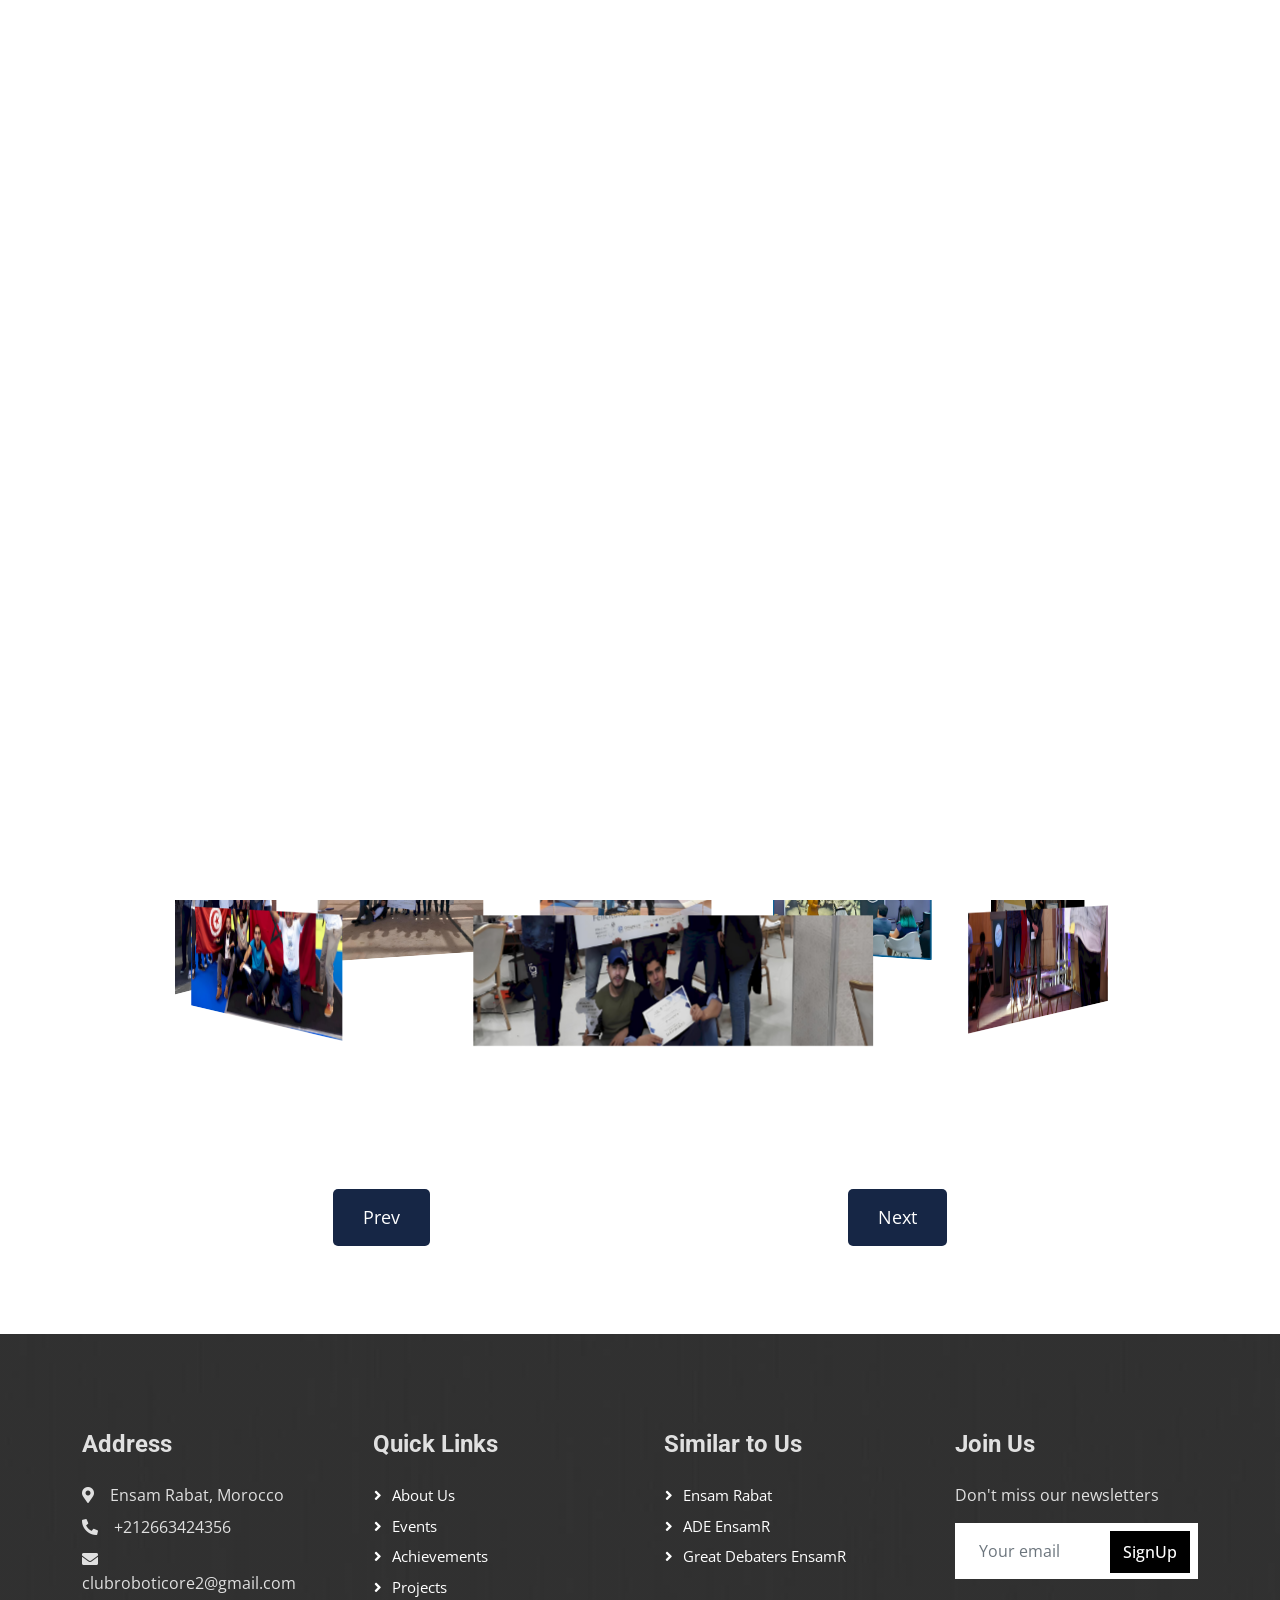
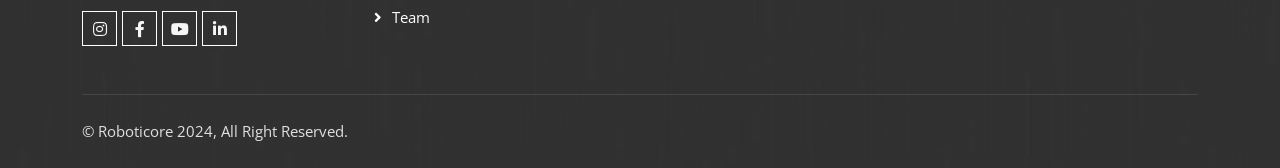
<file: achievements.html>
<!DOCTYPE html>
<html lang="en">

<head>
    <meta charset="UTF-8">
    <meta name="viewport" content="width=device-width, initial-scale=1.0">
    <title>Roboticore | ENSAM Rabat</title>
    <link rel="icon" href="img/Logo.png" type="image/png">
    <meta content="width=device-width, initial-scale=1.0" name="viewport">
    <meta content="" name="keywords">
    <meta content="" name="description">

    <!-- Favicon -->
    <link href="img/favicon.ico" rel="icon">

    <!-- Google Web Fonts -->
    <link rel="preconnect" href="https://fonts.googleapis.com">
    <link rel="preconnect" href="https://fonts.gstatic.com" crossorigin>
    <link href="https://fonts.googleapis.com/css2?family=Open+Sans:wght@400;500&family=Roboto:wght@500;700;900&display=swap" rel="stylesheet"> 
    <link rel="stylesheet" href="https://cdnjs.cloudflare.com/ajax/libs/font-awesome/6.0.0-beta3/css/all.min.css">

    <!-- Icon Font Stylesheet -->
    <link href="https://cdnjs.cloudflare.com/ajax/libs/font-awesome/5.10.0/css/all.min.css" rel="stylesheet">
    <link href="https://cdn.jsdelivr.net/npm/bootstrap-icons@1.4.1/font/bootstrap-icons.css" rel="stylesheet">
    <link rel="stylesheet" href="https://fonts.googleapis.com/icon?family=Material+Icons">

    <!-- Libraries Stylesheet -->
    <link href="lib/animate/animate.min.css" rel="stylesheet">
    <link href="lib/owlcarousel/assets/owl.carousel.min.css" rel="stylesheet">
    <link href="lib/lightbox/css/lightbox.min.css" rel="stylesheet">

    <!-- Customized Bootstrap Stylesheet -->
    <link href="css/bootstrap.min.css" rel="stylesheet">

    <!-- Template Stylesheet -->
    <link href="css/style.css" rel="stylesheet">
</head>

<body>
    <!-- Spinner Start -->
    <div id="spinner" class="show bg-white position-fixed translate-middle w-100 vh-100 top-50 start-50 d-flex align-items-center justify-content-center">
        <div class="spinner-grow text-primary" style="width: 3rem; height: 3rem;" role="status">
            <span class="sr-only">Loading...</span>
        </div>
    </div>
    <!-- Spinner End -->


    <!-- Topbar Start -->
    <div class="container-fluid bg-light p-0">
        <div class="row gx-0 d-none d-lg-flex">
            <div class="col-lg-7 px-5 text-start">
                <div class="h-100 d-inline-flex align-items-center py-3 me-4">
                    <small class="fa fa-map-marker-alt me-3"></small>
                    <small>Ensam Rabat, Morocco</small>
                </div>
            </div>
            <div class="col-lg-5 px-5 text-end">
                <div class="h-100 d-inline-flex align-items-center">
                    <a class="btn btn-sm-square bg-white text-primary me-1" href="https://www.facebook.com/RobotiCore" target="_blank"><i class="fab fa-facebook-f"></i></a>
                    <a class="btn btn-sm-square bg-white text-primary me-1" href="https://www.youtube.com/@clubroboticore" target="_blank"><i class="fab fa-youtube"></i></a>
                    <a class="btn btn-sm-square bg-white text-primary me-1" href="https://www.linkedin.com/company/clubroboticore/" target="_blank"><i class="fab fa-linkedin-in"></i></a>
                    <a class="btn btn-sm-square bg-white text-primary me-0" href="https://www.instagram.com/clubroboticore/" target="_blank"><i class="fab fa-instagram"></i></a>
                </div>
            </div>
        </div>
    </div>
    <!-- Topbar End -->


    <!-- Navbar Start -->
    <nav class="navbar navbar-expand-lg bg-white navbar-light sticky-top p-0">
        <a href="index.html" class="navbar-brand d-flex align-items-center px-4 px-lg-5">
            <img width="50" height="50" src="img/Logo.png">
            <h2 class="m-0 text-primary"> &nbsp;RobotiCore </h2>
        </a>
        <button type="button" class="navbar-toggler me-4" data-bs-toggle="collapse" data-bs-target="#navbarCollapse">
            <span class="navbar-toggler-icon"></span>
        </button>
        <div class="collapse navbar-collapse" id="navbarCollapse">
            <div class="navbar-nav ms-auto p-4 p-lg-0">
                <a href="index.html" class="nav-item nav-link active">Home</a>
                <a href="about.html" class="nav-item nav-link">About</a>
                <a href="events.html" class="nav-item nav-link">Events</a>
                <a href="achievements.html" class="nav-item nav-link">Achievements</a>
                <a href="projects.html" class="nav-item nav-link">Projects</a>
                <a href="team.html" class="nav-item nav-link">Team</a>
                <a href="timeline.html" class="nav-item nav-link">Timeline</a>
            </div>
            <a href="contact.html" class="btn btn-primary py-4 px-lg-5 d-none d-lg-block">Contact<i class="fa fa-arrow-right ms-3"></i></a>
        </div>
    </nav>
    <!-- Navbar End -->


    <div class="container-fluid page-header py-5 mb-5">
        <div class="container py-5">
            <h1 class="display-3 text-white mb-3 animated slideInDown">Our Achievements</h1>
            <nav aria-label="breadcrumb animated slideInDown">
                <ol class="breadcrumb">
                    <li class="breadcrumb-item"><a class="text-white" href="#">Home</a></li>
                    <li class="breadcrumb-item text-white active" aria-current="page">Achievements</li>
                </ol>
            </nav>
        </div>
    </div>
    <!-- Page Header End -->

   
    <div class="section-title text-center" id="achievements">
        <h1 class="display-5 mb-5">Our Achievements</h1>
    </div>    
    <div class="competitions">
        <div class="whirlwind-pics">
            <span style="--i: 2">
                <img src="img/Events/ach1.jpeg" />
                <div class="subtitle">3rd Prize CNR 2023</div>
            </span>
            <span style="--i: 3">
                <img src="img/Events/ach3.jpg" />
                <div class="subtitle">Arab IoT & AI Challenge</div>
            </span>
            <span style="--i: 4">
                <img src="img/Events/ach4.jpg" />
                <div class="subtitle">Jury Prize Eurobat 2023</div>
            </span>
            <span style="--i: 5">
                <img src="img/Events/ach5.jpg" />
                <div class="subtitle">3rd Prize Hackathon of NRC</div>
            </span>
            <span style="--i: 6">
                <img src="img/Events/ach6.jpg" />
                <div class="subtitle">2nd Prize CROMEC</div>
            </span>
            <span style="--i: 7">
                <img src="img/Events/ach7.jpg" />
                <div class="subtitle">Eurobot Paris Finalists</div>
            </span>
            <span style="--i: 8">
                <img src="img/Events/ach8.jpg" />
                <div class="subtitle">2nd Prize African Robotic Brains</div>
            </span>
            <span style="--i: 9">
                <img src="img/Events/ach2.jpg" />
                <div class="subtitle">1st Prize Electrodays</div>
            </span>
        </div>
        
        <div class="quirky-buttons">
                <button class="jumpy-button" id="flip-back">Prev</button>
                <button class="jumpy-button" id="flip-forward">Next</button>
        </div>
    </div>

      <!-- Footer Start -->
      <div class="container-fluid bg-dark text-light footer mt-5 pt-5 wow fadeIn" data-wow-delay="0.1s">
        <div class="container py-5">
            <div class="row g-5" id="">
                <div class="col-lg-3 col-md-6">
                    <h4 class="text-light mb-4">Address</h4>
                    <p class="mb-2"><i class="fa fa-map-marker-alt me-3"></i>Ensam Rabat, Morocco</p>
                    <p class="mb-2"><i class="fa fa-phone-alt me-3"></i>+212663424356</p>
                    <p class="mb-2"><i class="fa fa-envelope me-3"></i>clubroboticore2@gmail.com</p>
                    <div class="d-flex pt-2">
                        <a class="btn btn-outline-light btn-social" href="https://www.instagram.com/clubroboticore/" target="_blank"><i class="fab fa-instagram"></i></a>
                        <a class="btn btn-outline-light btn-social" href="https://www.facebook.com/RobotiCore" target="_blank"><i class="fab fa-facebook-f"></i></a>
                        <a class="btn btn-outline-light btn-social" href="https://www.youtube.com/@clubroboticore" target="_blank"><i class="fab fa-youtube"></i></a>
                        <a class="btn btn-outline-light btn-social" href="https://www.linkedin.com/company/clubroboticore/" target="_blank"><i class="fab fa-linkedin-in"></i></a>
                   </div>
                </div>
                <div class="col-lg-3 col-md-6">
                    <h4 class="text-light mb-4">Quick Links</h4>
                    <a class="btn btn-link" href="about.html">About Us</a>
                    <a class="btn btn-link" href="events.html">Events</a>
                    <a class="btn btn-link" href="achievements.html">Achievements</a>
                    <a class="btn btn-link" href="projects.html">Projects</a>
                    <a class="btn btn-link" href="team.html">Team</a>
                </div>
                <div class="col-lg-3 col-md-6">
                    <h4 class="text-light mb-4">Similar to Us</h4>
                    <a class="btn btn-link" href="http://ensam.um5.ac.ma/" target="_blank">Ensam Rabat</a>
                      <a class="btn btn-link" href="https://www.ade-ensamr.com/" target="_blank">ADE EnsamR</a>
                    <a class="btn btn-link" href="https://gderbat.com/" target="_blank">Great Debaters EnsamR</a>
                </div>
                <div class="col-lg-3 col-md-6">
                    <h4 class="text-light mb-4">Join Us</h4>
                    <p>Don't miss our newsletters</p>
                    <div class="position-relative mx-auto" style="max-width: 400px;">
                        <input class="form-control border-0 w-100 py-3 ps-4 pe-5" type="text" placeholder="Your email">
                        <button type="button" class="btn btn-primary py-2 position-absolute top-0 end-0 mt-2 me-2">SignUp</button>
                    </div>
                </div>
            </div>
        </div>
        <div class="container">
            <div class="copyright">
                <div class="row">
                    <div class="col-md-6 text-center text-md-start mb-3 mb-md-0">
                        &copy; Roboticore 2024, All Right Reserved.
                    </div>
                    <div class="col-md-6 text-center text-md-end">
                        <!--/*** This template is free as long as you keep the footer author’s credit link/attribution link/backlink. If you'd like to use the template without the footer author’s credit link/attribution link/backlink, you can purchase the Credit Removal License from "https://htmlcodex.com/credit-removal". Thank you for your support. ***/-->
                        <p class="hide">Designed By <a class="border-bottom" href="https://htmlcodex.com">HTML Codex</a></p>
                    </div>
                </div>
            </div>
        </div>
    </div>
    <!-- Footer End -->


    <!-- Back to Top -->
    <a href="#" class="btn btn-lg btn-primary btn-lg-square rounded-0 back-to-top"><i class="bi bi-arrow-up"></i></a>


    <!-- JavaScript Libraries -->
    <script src="https://code.jquery.com/jquery-3.4.1.min.js"></script>
    <script src="https://cdn.jsdelivr.net/npm/bootstrap@5.0.0/dist/js/bootstrap.bundle.min.js"></script>
    <script src="lib/wow/wow.min.js"></script>
    <script src="lib/easing/easing.min.js"></script>
    <script src="lib/waypoints/waypoints.min.js"></script>
    <script src="lib/counterup/counterup.min.js"></script>
    <script src="lib/owlcarousel/owl.carousel.min.js"></script>
    <script src="lib/isotope/isotope.pkgd.min.js"></script>
    <script src="lib/lightbox/js/lightbox.min.js"></script>

    <!-- Template Javascript -->
    <script src="js/main.js"></script>
    <script src="js/script.js"></script>
    <script src="js/certificate-verification.js"></script>
    
    
</body>
</html>
</file>
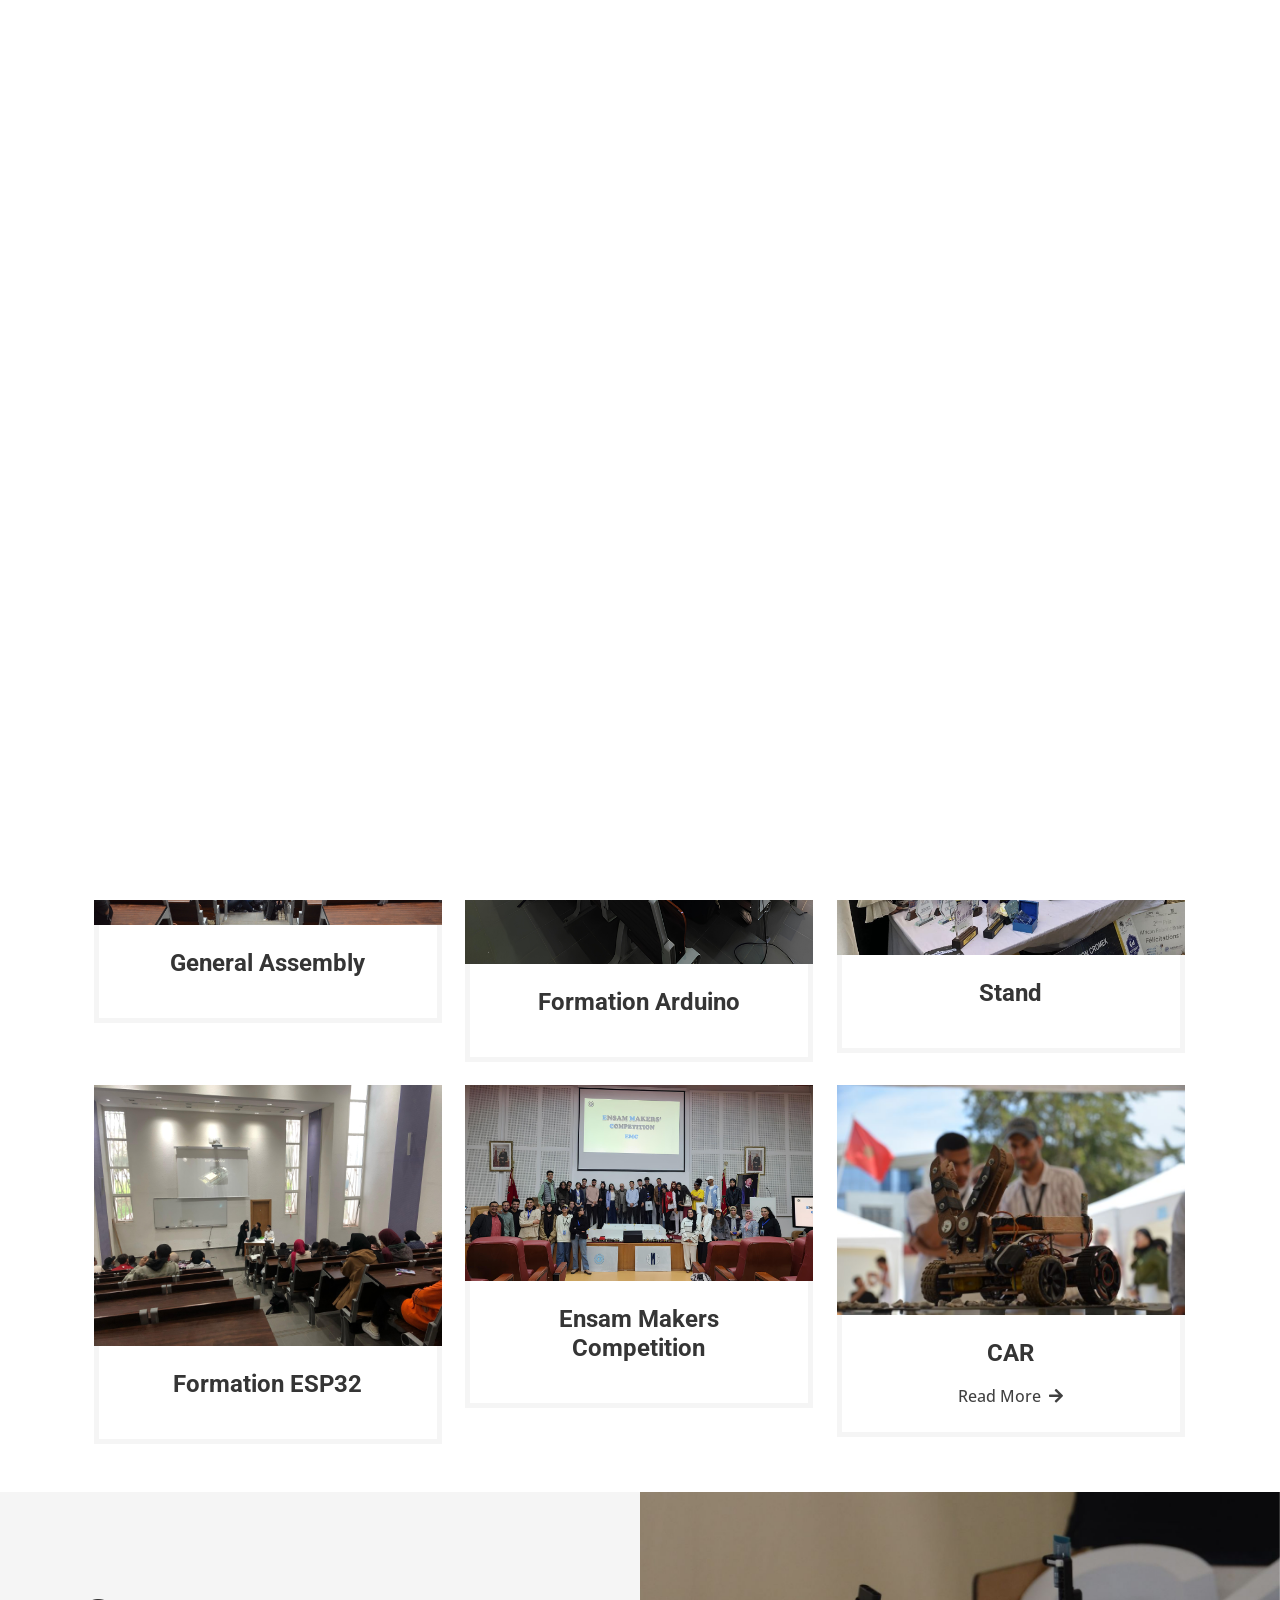
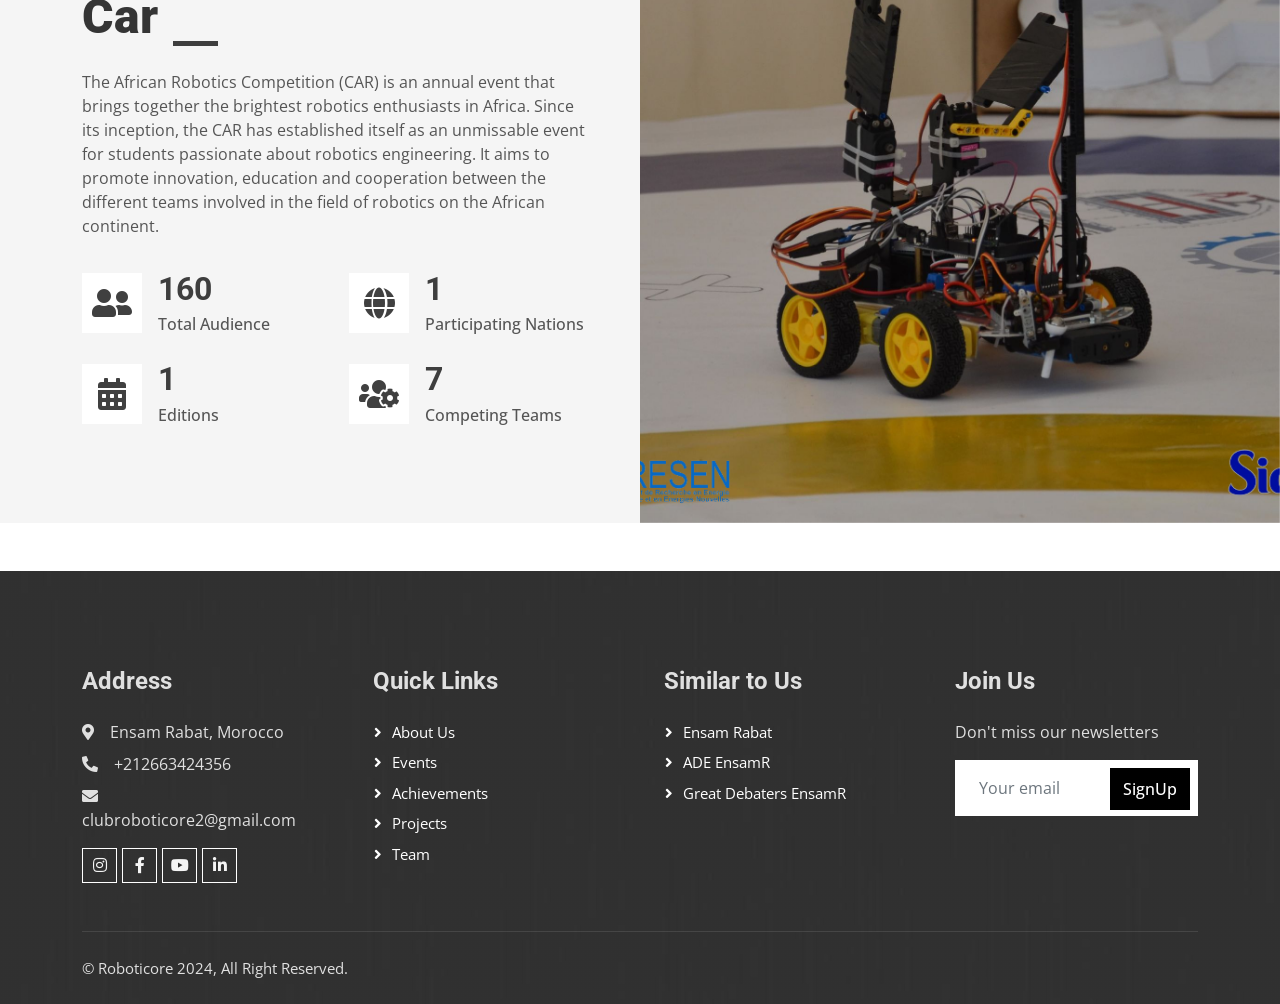
<file: events.html>
<!DOCTYPE html>
<html lang="en">

<head>
    <meta charset="UTF-8">
    <meta name="viewport" content="width=device-width, initial-scale=1.0">
    <title>Roboticore | ENSAM Rabat</title>
    <link rel="icon" href="img/Logo.png" type="image/png">
    <meta content="width=device-width, initial-scale=1.0" name="viewport">
    <meta content="" name="keywords">
    <meta content="" name="description">

    <!-- Favicon -->
    <link href="img/favicon.ico" rel="icon">

    <!-- Google Web Fonts -->
    <link rel="preconnect" href="https://fonts.googleapis.com">
    <link rel="preconnect" href="https://fonts.gstatic.com" crossorigin>
    <link href="https://fonts.googleapis.com/css2?family=Open+Sans:wght@400;500&family=Roboto:wght@500;700;900&display=swap" rel="stylesheet"> 
    <link rel="stylesheet" href="https://cdnjs.cloudflare.com/ajax/libs/font-awesome/6.0.0-beta3/css/all.min.css">

    <!-- Icon Font Stylesheet -->
    <link href="https://cdnjs.cloudflare.com/ajax/libs/font-awesome/5.10.0/css/all.min.css" rel="stylesheet">
    <link href="https://cdn.jsdelivr.net/npm/bootstrap-icons@1.4.1/font/bootstrap-icons.css" rel="stylesheet">
    <link rel="stylesheet" href="https://fonts.googleapis.com/icon?family=Material+Icons">

    <!-- Libraries Stylesheet -->
    <link href="lib/animate/animate.min.css" rel="stylesheet">
    <link href="lib/owlcarousel/assets/owl.carousel.min.css" rel="stylesheet">
    <link href="lib/lightbox/css/lightbox.min.css" rel="stylesheet">

    <!-- Customized Bootstrap Stylesheet -->
    <link href="css/bootstrap.min.css" rel="stylesheet">

    <!-- Template Stylesheet -->
    <link href="css/style.css" rel="stylesheet">
</head>

<body>
    <!-- Spinner Start -->
    <div id="spinner" class="show bg-white position-fixed translate-middle w-100 vh-100 top-50 start-50 d-flex align-items-center justify-content-center">
        <div class="spinner-grow text-primary" style="width: 3rem; height: 3rem;" role="status">
            <span class="sr-only">Loading...</span>
        </div>
    </div>
    <!-- Spinner End -->


    <!-- Topbar Start -->
    <div class="container-fluid bg-light p-0">
        <div class="row gx-0 d-none d-lg-flex">
            <div class="col-lg-7 px-5 text-start">
                <div class="h-100 d-inline-flex align-items-center py-3 me-4">
                    <small class="fa fa-map-marker-alt me-3"></small>
                    <small>Ensam Rabat, Morocco</small>
                </div>
            </div>
            <div class="col-lg-5 px-5 text-end">
                <div class="h-100 d-inline-flex align-items-center">
                    <a class="btn btn-sm-square bg-white text-primary me-1" href="https://www.facebook.com/RobotiCore" target="_blank"><i class="fab fa-facebook-f"></i></a>
                    <a class="btn btn-sm-square bg-white text-primary me-1" href="https://www.youtube.com/@clubroboticore" target="_blank"><i class="fab fa-youtube"></i></a>
                    <a class="btn btn-sm-square bg-white text-primary me-1" href="https://www.linkedin.com/company/clubroboticore/" target="_blank"><i class="fab fa-linkedin-in"></i></a>
                    <a class="btn btn-sm-square bg-white text-primary me-0" href="https://www.instagram.com/clubroboticore/" target="_blank"><i class="fab fa-instagram"></i></a>
                </div>
            </div>
        </div>
    </div>
    <!-- Topbar End -->


    <!-- Navbar Start -->
    <nav class="navbar navbar-expand-lg bg-white navbar-light sticky-top p-0">
        <a href="index.html" class="navbar-brand d-flex align-items-center px-4 px-lg-5">
            <img width="50" height="50" src="img/Logo.png">
            <h2 class="m-0 text-primary"> &nbsp;RobotiCore </h2>
        </a>
        <button type="button" class="navbar-toggler me-4" data-bs-toggle="collapse" data-bs-target="#navbarCollapse">
            <span class="navbar-toggler-icon"></span>
        </button>
        <div class="collapse navbar-collapse" id="navbarCollapse">
            <div class="navbar-nav ms-auto p-4 p-lg-0">
                <a href="index.html" class="nav-item nav-link active">Home</a>
                <a href="about.html" class="nav-item nav-link">About</a>
                <a href="events.html" class="nav-item nav-link">Events</a>
                <a href="achievements.html" class="nav-item nav-link">Achievements</a>
                <a href="projects.html" class="nav-item nav-link">Projects</a>
                <a href="team.html" class="nav-item nav-link">Team</a>
                <a href="timeline.html" class="nav-item nav-link">Timeline</a>
            </div>
            <a href="contact.html" class="btn btn-primary py-4 px-lg-5 d-none d-lg-block">Contact<i class="fa fa-arrow-right ms-3"></i></a>
        </div>
    </nav>
    <!-- Navbar End -->


    <div class="container-fluid page-header py-5 mb-5">
        <div class="container py-5">
            <h1 class="display-3 text-white mb-3 animated slideInDown">Our Events</h1>
            <nav aria-label="breadcrumb animated slideInDown">
                <ol class="breadcrumb">
                    <li class="breadcrumb-item"><a class="text-white" href="#">Home</a></li>
                    <li class="breadcrumb-item text-white active" aria-current="page">Events</li>
                </ol>
            </nav>
        </div>
    </div>
    <!-- Page Header End -->

   
    <div class="container-xxl py-5" id="events"></div>
        <div class="container">
            <div class="section-title text-center">
                <h1 class="display-5 mb-5">Our Events</h1>
            </div>
            <div class="container">
                <div class="section-title text-center">
                </div>
                <div class="row mt-n2 wow fadeInUp" data-wow-delay="0.3s">
                </div>
                <div class="row g-4 portfolio-container">
                    <div class="col-lg-4 col-md-6 portfolio-item first wow fadeInUp" data-wow-delay="0.1s">
                        <div class="rounded overflow-hidden">
                            <div class="position-relative overflow-hidden">
                                <img class="img-fluid w-100" src="img/Events/DSC_0024 (2).jpg" alt="">
                                <div class="portfolio-overlay">
                                    <a class="btn btn-square btn-outline-light mx-1" href="img/Events/DSC_0024 (2).jpg" data-lightbox="portfolio"><i class="fa fa-eye"></i></a>
                                </div>
                            </div>
                            <div class="p-4 text-center border border-5 border-light border-top-0">
                                <h4 class="mb-3">General Assembly</h4>
                            </div>
                        </div>
                    </div>
                    <div class="col-lg-4 col-md-6 portfolio-item second wow fadeInUp" data-wow-delay="0.3s">
                        <div class="rounded overflow-hidden">
                            <div class="position-relative overflow-hidden">
                                <img class="img-fluid w-100" src="img/Events/arduino.jpg" alt="">
                                <div class="portfolio-overlay">
                                    <a class="btn btn-square btn-outline-light mx-1" href="img/Events/arduino.jpg" data-lightbox="portfolio"><i class="fa fa-eye"></i></a>
                                </div>
                            </div>
                            <div class="p-4 text-center border border-5 border-light border-top-0">
                                <h4 class="mb-3">Formation Arduino</h4>
                            </div>
                        </div>
                    </div>
                    <div class="col-lg-4 col-md-6 portfolio-item first wow fadeInUp" data-wow-delay="0.5s">
                        <div class="rounded overflow-hidden">
                            <div class="position-relative overflow-hidden">
                                <img class="img-fluid w-100" src="img/Events/DSC_0050 (2).jpg" alt="">
                                <div class="portfolio-overlay">
                                    <a class="btn btn-square btn-outline-light mx-1" href="img/Events/DSC_0050 (2).jpg" data-lightbox="portfolio"><i class="fa fa-eye"></i></a>
                                </div>
                            </div>
                            <div class="p-4 text-center border border-5 border-light border-top-0">
                                <h4 class="mb-3">Stand</h4>
                            </div>
                        </div>
                    </div>
                    <div class="col-lg-4 col-md-6 portfolio-item second wow fadeInUp" data-wow-delay="0.1s">
                        <div class="rounded overflow-hidden">
                            <div class="position-relative overflow-hidden">
                                <img class="img-fluid w-100" src="img/Events/IMG_6199.jpg" alt="">
                                <div class="portfolio-overlay">
                                    <a class="btn btn-square btn-outline-light mx-1" href="img/Events/IMG_6199.jpg" data-lightbox="portfolio"><i class="fa fa-eye"></i></a>
                                </div>
                            </div>
                            <div class="p-4 text-center border border-5 border-light border-top-0">
                                <h4 class="mb-3">Formation ESP32</h4>
                            </div>
                        </div>
                    </div>
                    <div class="col-lg-4 col-md-6 portfolio-item first wow fadeInUp" data-wow-delay="0.3s">
                        <div class="rounded overflow-hidden">
                            <div class="position-relative overflow-hidden">
                                <img class="img-fluid w-100" src="img/Events/emc.jpg" alt="">
                                <div class="portfolio-overlay">
                                    <a class="btn btn-square btn-outline-light mx-1" href="img/Events/emc.jpg" data-lightbox="portfolio"><i class="fa fa-eye"></i></a>
                                </div>
                            </div>
                            <div class="p-4 text-center border border-5 border-light border-top-0">
                                <h4 class="mb-3">Ensam Makers Competition</h4>
                            </div>
                        </div>
                    </div>
                    <div class="col-lg-4 col-md-6 portfolio-item second wow fadeInUp" data-wow-delay="0.5s">
                        <div class="rounded overflow-hidden">
                            <div class="position-relative overflow-hidden">
                                <img class="img-fluid w-100" src="img/kbh.jpeg" alt="">
                                <div class="portfolio-overlay">
                                    <a class="btn btn-square btn-outline-light mx-1" href="img/kbh.jpeg" data-lightbox="portfolio"><i class="fa fa-eye"></i></a>
                                </div>
                            </div>
                            <div class="p-4 text-center border border-5 border-light border-top-0">
                                <h4 class="mb-3">CAR</h4>
                                <a class="fw-medium" href="#car" id="exception">Read More<i class="fa fa-arrow-right ms-2"></i></a>
                            </div>
                        </div>
                    </div>
                </div>
            </div>
        </div>
    </div>
    <!-- Feature Start -->
    <div class="container-fluid bg-light overflow-hidden my-5 px-lg-0" id="car">
        <div class="container feature px-lg-0">
            <div class="row g-0 mx-lg-0">
                <div class="col-lg-6 feature-text py-5 wow fadeIn" data-wow-delay="0.5s">
                    <div class="p-lg-5 ps-lg-0">
                        <div class="section-title text-start">
                            <h1 class="display-5 mb-4">Car</h1>
                        </div>
                        <p class="mb-4 pb-2">The African Robotics Competition (CAR) is
                            an annual event that brings together the brightest robotics enthusiasts in Africa. Since its inception, the CAR has established itself as an unmissable event for students passionate about robotics engineering. It aims to promote innovation, education and cooperation between
                            the different teams involved in the field of robotics on the African continent.</p>
                        <div class="row g-4">
                            <div class="col-sm-6 wow fadeIn" data-wow-delay="0.1s">
                                <div class="d-flex align-items-center">
                                    <div class="d-flex flex-shrink-0 align-items-center justify-content-center bg-white" style="width: 60px; height: 60px;">
                                        <i class="fa fa-user-friends fa-2x text-primary"></i>
                                    </div>
                                    <div class="ms-3">
                                        <h2 class="text-primary mb-1" data-toggle="counter-up">1000</h2>
                                        <p class="fw-medium mb-0">Total Audience</p>
                                    </div>
                                </div>
                            </div>
                            <div class="col-sm-6 wow fadeIn" data-wow-delay="0.1s">
                                <div class="d-flex align-items-center">
                                    <div class="d-flex flex-shrink-0 align-items-center justify-content-center bg-white" style="width: 60px; height: 60px;">
                                        <i class="fas fa-globe fa-2x text-primary"></i>
                                    </div>
                                    <div class="ms-3">
                                        <h2 class="text-primary mb-1" data-toggle="counter-up">5</h2>
                                        <p class="fw-medium mb-0">Participating Nations</p>
                                    </div>
                                </div>
                            </div>
                            <div class="col-sm-6 wow fadeIn" data-wow-delay="0.1s">
                                <div class="d-flex align-items-center">
                                    <div class="d-flex flex-shrink-0 align-items-center justify-content-center bg-white" style="width: 60px; height: 60px;">
                                        <i class="fas fa-calendar-alt fa-2x text-primary"></i>
                                    </div>
                                    <div class="ms-3">
                                        <h2 class="text-primary mb-1" data-toggle="counter-up">4</h2>
                                        <p class="fw-medium mb-0">Editions</p>
                                    </div>
                                </div>
                            </div>
                            <div class="col-sm-6 wow fadeIn" data-wow-delay="0.3s">
                                <div class="d-flex align-items-center">
                                    <div class="d-flex flex-shrink-0 align-items-center justify-content-center bg-white" style="width: 60px; height: 60px;">
                                        <i class="fas fa-users-cog fa-2x text-primary"></i>
                                    </div>
                                    <div class="ms-3">
                                        <h2 class="text-primary mb-1" data-toggle="counter-up">45</h2>
                                        <p class="fw-medium mb-0">Competing Teams</p>
                                    </div>
                                </div>
                            </div>
                        </div>
                    </div>
                </div>
                <div class="col-lg-6 pe-lg-0" style="min-height: 400px;">
                    <div class="position-relative h-100">
                        <img class="position-absolute img-fluid w-100 h-100" src="img/booo.jpeg" style="object-fit: cover;" alt="">
                    </div>
                </div>
            </div>
        </div>
    </div>
    <!-- Feature End -->


      <!-- Footer Start -->
      <div class="container-fluid bg-dark text-light footer mt-5 pt-5 wow fadeIn" data-wow-delay="0.1s">
        <div class="container py-5">
            <div class="row g-5" id="">
                <div class="col-lg-3 col-md-6">
                    <h4 class="text-light mb-4">Address</h4>
                    <p class="mb-2"><i class="fa fa-map-marker-alt me-3"></i>Ensam Rabat, Morocco</p>
                    <p class="mb-2"><i class="fa fa-phone-alt me-3"></i>+212663424356</p>
                    <p class="mb-2"><i class="fa fa-envelope me-3"></i>clubroboticore2@gmail.com</p>
                    <div class="d-flex pt-2">
                        <a class="btn btn-outline-light btn-social" href="https://www.instagram.com/clubroboticore/" target="_blank"><i class="fab fa-instagram"></i></a>
                        <a class="btn btn-outline-light btn-social" href="https://www.facebook.com/RobotiCore" target="_blank"><i class="fab fa-facebook-f"></i></a>
                        <a class="btn btn-outline-light btn-social" href="https://www.youtube.com/@clubroboticore" target="_blank"><i class="fab fa-youtube"></i></a>
                        <a class="btn btn-outline-light btn-social" href="https://www.linkedin.com/company/clubroboticore/" target="_blank"><i class="fab fa-linkedin-in"></i></a>
                   </div>
                </div>
                <div class="col-lg-3 col-md-6">
                    <h4 class="text-light mb-4">Quick Links</h4>
                    <a class="btn btn-link" href="about.html">About Us</a>
                    <a class="btn btn-link" href="events.html">Events</a>
                    <a class="btn btn-link" href="achievements.html">Achievements</a>
                    <a class="btn btn-link" href="projects.html">Projects</a>
                    <a class="btn btn-link" href="team.html">Team</a>
                </div>
                <div class="col-lg-3 col-md-6">
                    <h4 class="text-light mb-4">Similar to Us</h4>
                    <a class="btn btn-link" href="http://ensam.um5.ac.ma/" target="_blank">Ensam Rabat</a>
                      <a class="btn btn-link" href="https://www.ade-ensamr.com/" target="_blank">ADE EnsamR</a>
                    <a class="btn btn-link" href="https://gderbat.com/" target="_blank">Great Debaters EnsamR</a>
                </div>
                <div class="col-lg-3 col-md-6">
                    <h4 class="text-light mb-4">Join Us</h4>
                    <p>Don't miss our newsletters</p>
                    <div class="position-relative mx-auto" style="max-width: 400px;">
                        <input class="form-control border-0 w-100 py-3 ps-4 pe-5" type="text" placeholder="Your email">
                        <button type="button" class="btn btn-primary py-2 position-absolute top-0 end-0 mt-2 me-2">SignUp</button>
                    </div>
                </div>
            </div>
        </div>
        <div class="container">
            <div class="copyright">
                <div class="row">
                    <div class="col-md-6 text-center text-md-start mb-3 mb-md-0">
                        &copy; Roboticore 2024, All Right Reserved.
                    </div>
                    <div class="col-md-6 text-center text-md-end">
                        <!--/*** This template is free as long as you keep the footer author’s credit link/attribution link/backlink. If you'd like to use the template without the footer author’s credit link/attribution link/backlink, you can purchase the Credit Removal License from "https://htmlcodex.com/credit-removal". Thank you for your support. ***/-->
                        <p class="hide">Designed By <a class="border-bottom" href="https://htmlcodex.com">HTML Codex</a></p>
                    </div>
                </div>
            </div>
        </div>
    </div>
    <!-- Footer End -->


    <!-- Back to Top -->
    <a href="#" class="btn btn-lg btn-primary btn-lg-square rounded-0 back-to-top"><i class="bi bi-arrow-up"></i></a>


    <!-- JavaScript Libraries -->
    <script src="https://code.jquery.com/jquery-3.4.1.min.js"></script>
    <script src="https://cdn.jsdelivr.net/npm/bootstrap@5.0.0/dist/js/bootstrap.bundle.min.js"></script>
    <script src="lib/wow/wow.min.js"></script>
    <script src="lib/easing/easing.min.js"></script>
    <script src="lib/waypoints/waypoints.min.js"></script>
    <script src="lib/counterup/counterup.min.js"></script>
    <script src="lib/owlcarousel/owl.carousel.min.js"></script>
    <script src="lib/isotope/isotope.pkgd.min.js"></script>
    <script src="lib/lightbox/js/lightbox.min.js"></script>

    <!-- Template Javascript -->
    <script src="js/main.js"></script>
    <script src="js/script.js"></script>
    <script src="js/certificate-verification.js"></script>
    
    
</body>
</html>
</file>
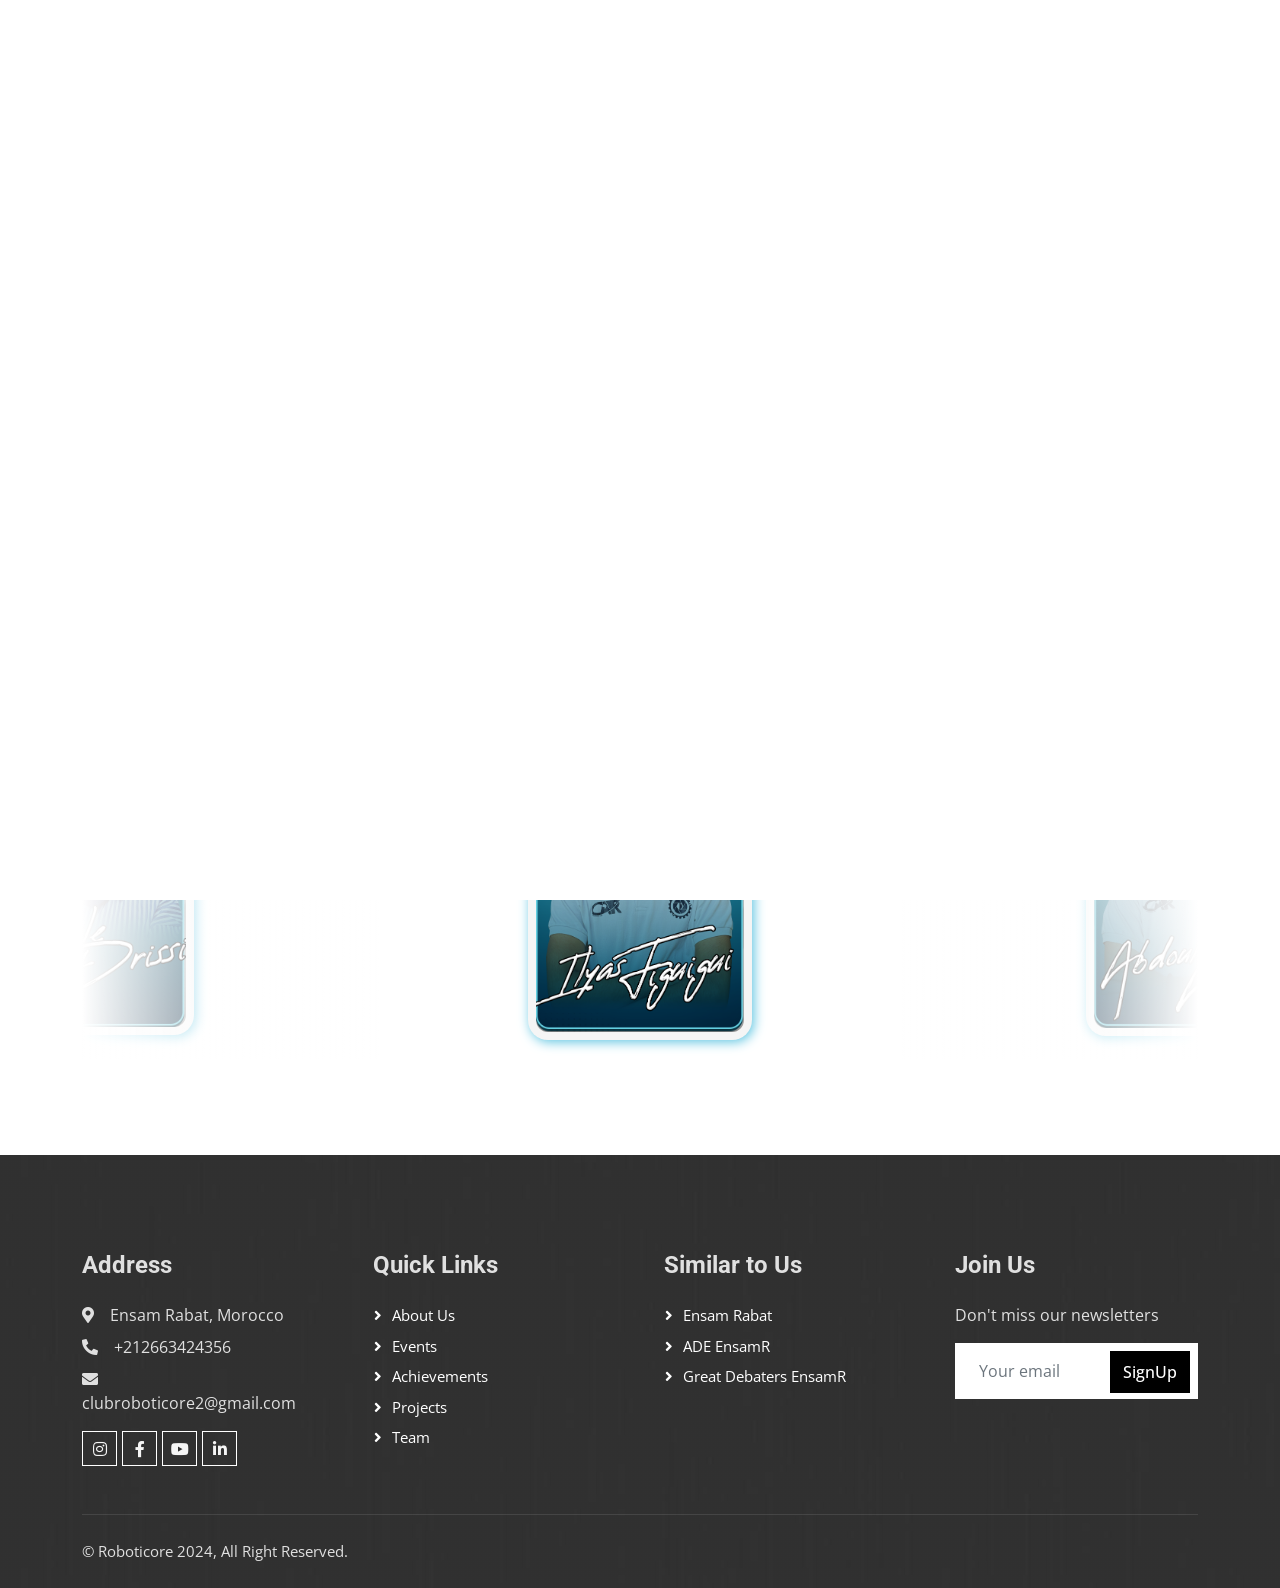
<file: team.html>
<!DOCTYPE html>
<html lang="en">

<head>
    <meta charset="UTF-8">
    <meta name="viewport" content="width=device-width, initial-scale=1.0">
    <title>Roboticore | ENSAM Rabat</title>
    <link rel="icon" href="img/Logo.png" type="image/png">
    <meta content="width=device-width, initial-scale=1.0" name="viewport">
    <meta content="" name="keywords">
    <meta content="" name="description">

    <!-- Favicon -->
    <link href="img/favicon.ico" rel="icon">

    <!-- Google Web Fonts -->
    <link rel="preconnect" href="https://fonts.googleapis.com">
    <link rel="preconnect" href="https://fonts.gstatic.com" crossorigin>
    <link href="https://fonts.googleapis.com/css2?family=Open+Sans:wght@400;500&family=Roboto:wght@500;700;900&display=swap" rel="stylesheet"> 
    <link rel="stylesheet" href="https://cdnjs.cloudflare.com/ajax/libs/font-awesome/6.0.0-beta3/css/all.min.css">

    <!-- Icon Font Stylesheet -->
    <link href="https://cdnjs.cloudflare.com/ajax/libs/font-awesome/5.10.0/css/all.min.css" rel="stylesheet">
    <link href="https://cdn.jsdelivr.net/npm/bootstrap-icons@1.4.1/font/bootstrap-icons.css" rel="stylesheet">
    <link rel="stylesheet" href="https://fonts.googleapis.com/icon?family=Material+Icons">

    <!-- Libraries Stylesheet -->
    <link href="lib/animate/animate.min.css" rel="stylesheet">
    <link href="lib/owlcarousel/assets/owl.carousel.min.css" rel="stylesheet">
    <link href="lib/lightbox/css/lightbox.min.css" rel="stylesheet">

    <!-- Customized Bootstrap Stylesheet -->
    <link href="css/bootstrap.min.css" rel="stylesheet">

    <!-- Template Stylesheet -->
    <link href="css/style.css" rel="stylesheet">
</head>

<body>
    <!-- Spinner Start -->
    <div id="spinner" class="show bg-white position-fixed translate-middle w-100 vh-100 top-50 start-50 d-flex align-items-center justify-content-center">
        <div class="spinner-grow text-primary" style="width: 3rem; height: 3rem;" role="status">
            <span class="sr-only">Loading...</span>
        </div>
    </div>
    <!-- Spinner End -->


    <!-- Topbar Start -->
    <div class="container-fluid bg-light p-0">
        <div class="row gx-0 d-none d-lg-flex">
            <div class="col-lg-7 px-5 text-start">
                <div class="h-100 d-inline-flex align-items-center py-3 me-4">
                    <small class="fa fa-map-marker-alt me-3"></small>
                    <small>Ensam Rabat, Morocco</small>
                </div>
            </div>
            <div class="col-lg-5 px-5 text-end">
                <div class="h-100 d-inline-flex align-items-center">
                    <a class="btn btn-sm-square bg-white text-primary me-1" href="https://www.facebook.com/RobotiCore" target="_blank"><i class="fab fa-facebook-f"></i></a>
                    <a class="btn btn-sm-square bg-white text-primary me-1" href="https://www.youtube.com/@clubroboticore" target="_blank"><i class="fab fa-youtube"></i></a>
                    <a class="btn btn-sm-square bg-white text-primary me-1" href="https://www.linkedin.com/company/clubroboticore/" target="_blank"><i class="fab fa-linkedin-in"></i></a>
                    <a class="btn btn-sm-square bg-white text-primary me-0" href="https://www.instagram.com/clubroboticore/" target="_blank"><i class="fab fa-instagram"></i></a>
                </div>
            </div>
        </div>
    </div>
    <!-- Topbar End -->


    <!-- Navbar Start -->
    <nav class="navbar navbar-expand-lg bg-white navbar-light sticky-top p-0">
        <a href="index.html" class="navbar-brand d-flex align-items-center px-4 px-lg-5">
            <img width="50" height="50" src="img/Logo.png">
            <h2 class="m-0 text-primary"> &nbsp;RobotiCore </h2>
        </a>
        <button type="button" class="navbar-toggler me-4" data-bs-toggle="collapse" data-bs-target="#navbarCollapse">
            <span class="navbar-toggler-icon"></span>
        </button>
        <div class="collapse navbar-collapse" id="navbarCollapse">
            <div class="navbar-nav ms-auto p-4 p-lg-0">
                <a href="index.html" class="nav-item nav-link active">Home</a>
                <a href="about.html" class="nav-item nav-link">About</a>
                <a href="events.html" class="nav-item nav-link">Events</a>
                <a href="achievements.html" class="nav-item nav-link">Achievements</a>
                <a href="projects.html" class="nav-item nav-link">Projects</a>
                <a href="team.html" class="nav-item nav-link">Team</a>
                <a href="timeline.html" class="nav-item nav-link">Timeline</a>
            </div>
            <a href="contact.html" class="btn btn-primary py-4 px-lg-5 d-none d-lg-block">Contact<i class="fa fa-arrow-right ms-3"></i></a>
        </div>
    </nav>
    <!-- Navbar End -->


    <div class="container-fluid page-header py-5 mb-5">
        <div class="container py-5">
            <h1 class="display-3 text-white mb-3 animated slideInDown">Our Team</h1>
            <nav aria-label="breadcrumb animated slideInDown">
                <ol class="breadcrumb">
                    <li class="breadcrumb-item"><a class="text-white" href="#">Home</a></li>
                    <li class="breadcrumb-item text-white active" aria-current="page">Team</li>
                </ol>
            </nav>
        </div>
    </div>
    <!-- Page Header End -->

   
    
    <!-- Testimonial Start -->
<div class="container-xxl py-5 wow fadeInUp" data-wow-delay="0.1s" id="team">
    <div class="container">
        <div class="section-title text-center">
            <h1 class="display-5 mb-5">Our Team</h1>
        </div>
        <div class="owl-carousel testimonial-carousel">
            <div class="team-item">
                <div class="overflow-hidden position-relative">
                    <img class="img-fluid bg-light p-2 mx-auto mb-3" src="img/pic only/1.png" style="width: 40%; height: 30%;">
                </div>
            </div>
            <div class="team-item">
                <div class="overflow-hidden position-relative">
                    <img class="img-fluid bg-light p-2 mx-auto mb-3" src="img/pic only/2.png" style="width: 40%; height: 30%;">
                </div>
            </div>
            <div class="team-item">
                <div class="overflow-hidden position-relative">
                    <img class="img-fluid bg-light p-2 mx-auto mb-3" src="img/pic only/3.png" style="width: 40%; height: 30%;">
                </div>
            </div>
            <div class="team-item">
                <div class="overflow-hidden position-relative">
                    <img class="img-fluid bg-light p-2 mx-auto mb-3" src="img/pic only/4.png" style="width: 40%; height: 30%;">
                </div>
            </div>
            <div class="team-item">
                <div class="overflow-hidden position-relative">
                    <img class="img-fluid bg-light p-2 mx-auto mb-3" src="img/pic only/5.png" style="width: 40%; height: 30%;">
                </div>
            </div>
            <div class="team-item">
                <div class="overflow-hidden position-relative">
                    <img class="img-fluid bg-light p-2 mx-auto mb-3" src="img/pic only/6.png" style="width: 40%; height: 30%;">
                </div>
            </div>
            <div class="team-item">
                <div class="overflow-hidden position-relative">
                    <img class="img-fluid bg-light p-2 mx-auto mb-3" src="img/pic only/7.png" style="width: 40%; height: 30%;">
                </div>
            </div>
            <div class="team-item">
                <div class="overflow-hidden position-relative">
                    <img class="img-fluid bg-light p-2 mx-auto mb-3" src="img/pic only/8.png" style="width: 40%; height: 30%;">
                </div>
            </div>
            <div class="team-item">
                <div class="overflow-hidden position-relative">
                    <img class="img-fluid bg-light p-2 mx-auto mb-3" src="img/pic only/9.png" style="width: 40%; height: 30%;">
                </div>
            </div>
            <div class="team-item">
                <div class="overflow-hidden position-relative">
                    <img class="img-fluid bg-light p-2 mx-auto mb-3" src="img/pic only/10.png" style="width: 40%; height: 30%;">
                </div>
            </div>
            <div class="team-item">
                <div class="overflow-hidden position-relative">
                    <img class="img-fluid bg-light p-2 mx-auto mb-3" src="img/pic only/11.png" style="width: 40%; height: 30%;">
                </div>
            </div>
            <div class="team-item">
                <div class="overflow-hidden position-relative">
                    <img class="img-fluid bg-light p-2 mx-auto mb-3" src="img/pic only/12.png" style="width: 40%; height: 30%;">
                </div>
            </div>
            <div class="team-item">
                <div class="overflow-hidden position-relative">
                    <img class="img-fluid bg-light p-2 mx-auto mb-3" src="img/pic only/13.png" style="width: 40%; height: 30%;">
                </div>
            </div>
            <div class="team-item">
                <div class="overflow-hidden position-relative">
                    <img class="img-fluid bg-light p-2 mx-auto mb-3" src="img/pic only/14.png" style="width: 40%; height: 30%;">
                </div>
            </div>
            <div class="team-item">
                <div class="overflow-hidden position-relative">
                    <img class="img-fluid bg-light p-2 mx-auto mb-3" src="img/pic only/15.png" style="width: 40%; height: 30%;">
                </div>
            </div>
            <div class="team-item">
                <div class="overflow-hidden position-relative">
                    <img class="img-fluid bg-light p-2 mx-auto mb-3" src="img/pic only/16.png" style="width: 40%; height: 30%;">
                </div>
            </div>
            <div class="team-item">
                <div class="overflow-hidden position-relative">
                    <img class="img-fluid bg-light p-2 mx-auto mb-3" src="img/pic only/17.png" style="width: 40%; height: 30%;">
                </div>
            </div>
        </div>
    </div>
</div>
<!-- Testimonial End -->
    


      <!-- Footer Start -->
      <div class="container-fluid bg-dark text-light footer mt-5 pt-5 wow fadeIn" data-wow-delay="0.1s">
        <div class="container py-5">
            <div class="row g-5" id="">
                <div class="col-lg-3 col-md-6">
                    <h4 class="text-light mb-4">Address</h4>
                    <p class="mb-2"><i class="fa fa-map-marker-alt me-3"></i>Ensam Rabat, Morocco</p>
                    <p class="mb-2"><i class="fa fa-phone-alt me-3"></i>+212663424356</p>
                    <p class="mb-2"><i class="fa fa-envelope me-3"></i>clubroboticore2@gmail.com</p>
                    <div class="d-flex pt-2">
                        <a class="btn btn-outline-light btn-social" href="https://www.instagram.com/clubroboticore/" target="_blank"><i class="fab fa-instagram"></i></a>
                        <a class="btn btn-outline-light btn-social" href="https://www.facebook.com/RobotiCore" target="_blank"><i class="fab fa-facebook-f"></i></a>
                        <a class="btn btn-outline-light btn-social" href="https://www.youtube.com/@clubroboticore" target="_blank"><i class="fab fa-youtube"></i></a>
                        <a class="btn btn-outline-light btn-social" href="https://www.linkedin.com/company/clubroboticore/" target="_blank"><i class="fab fa-linkedin-in"></i></a>
                   </div>
                </div>
                <div class="col-lg-3 col-md-6">
                    <h4 class="text-light mb-4">Quick Links</h4>
                    <a class="btn btn-link" href="about.html">About Us</a>
                    <a class="btn btn-link" href="events.html">Events</a>
                    <a class="btn btn-link" href="achievements.html">Achievements</a>
                    <a class="btn btn-link" href="projects.html">Projects</a>
                    <a class="btn btn-link" href="team.html">Team</a>
                </div>
                <div class="col-lg-3 col-md-6">
                    <h4 class="text-light mb-4">Similar to Us</h4>
                    <a class="btn btn-link" href="http://ensam.um5.ac.ma/" target="_blank">Ensam Rabat</a>
                      <a class="btn btn-link" href="https://www.ade-ensamr.com/" target="_blank">ADE EnsamR</a>
                    <a class="btn btn-link" href="https://gderbat.com/" target="_blank">Great Debaters EnsamR</a>
                </div>
                <div class="col-lg-3 col-md-6">
                    <h4 class="text-light mb-4">Join Us</h4>
                    <p>Don't miss our newsletters</p>
                    <div class="position-relative mx-auto" style="max-width: 400px;">
                        <input class="form-control border-0 w-100 py-3 ps-4 pe-5" type="text" placeholder="Your email">
                        <button type="button" class="btn btn-primary py-2 position-absolute top-0 end-0 mt-2 me-2">SignUp</button>
                    </div>
                </div>
            </div>
        </div>
        <div class="container">
            <div class="copyright">
                <div class="row">
                    <div class="col-md-6 text-center text-md-start mb-3 mb-md-0">
                        &copy; Roboticore 2024, All Right Reserved.
                    </div>
                    <div class="col-md-6 text-center text-md-end">
                        <!--/*** This template is free as long as you keep the footer author’s credit link/attribution link/backlink. If you'd like to use the template without the footer author’s credit link/attribution link/backlink, you can purchase the Credit Removal License from "https://htmlcodex.com/credit-removal". Thank you for your support. ***/-->
                        <p class="hide">Designed By <a class="border-bottom" href="https://htmlcodex.com">HTML Codex</a></p>
                    </div>
                </div>
            </div>
        </div>
    </div>
    <!-- Footer End -->


    <!-- Back to Top -->
    <a href="#" class="btn btn-lg btn-primary btn-lg-square rounded-0 back-to-top"><i class="bi bi-arrow-up"></i></a>


    <!-- JavaScript Libraries -->
    <script src="https://code.jquery.com/jquery-3.4.1.min.js"></script>
    <script src="https://cdn.jsdelivr.net/npm/bootstrap@5.0.0/dist/js/bootstrap.bundle.min.js"></script>
    <script src="lib/wow/wow.min.js"></script>
    <script src="lib/easing/easing.min.js"></script>
    <script src="lib/waypoints/waypoints.min.js"></script>
    <script src="lib/counterup/counterup.min.js"></script>
    <script src="lib/owlcarousel/owl.carousel.min.js"></script>
    <script src="lib/isotope/isotope.pkgd.min.js"></script>
    <script src="lib/lightbox/js/lightbox.min.js"></script>

    <!-- Template Javascript -->
    <script src="js/main.js"></script>
    <script src="js/script.js"></script>
    <script src="js/certificate-verification.js"></script>
    
    
</body>
</html>
</file>
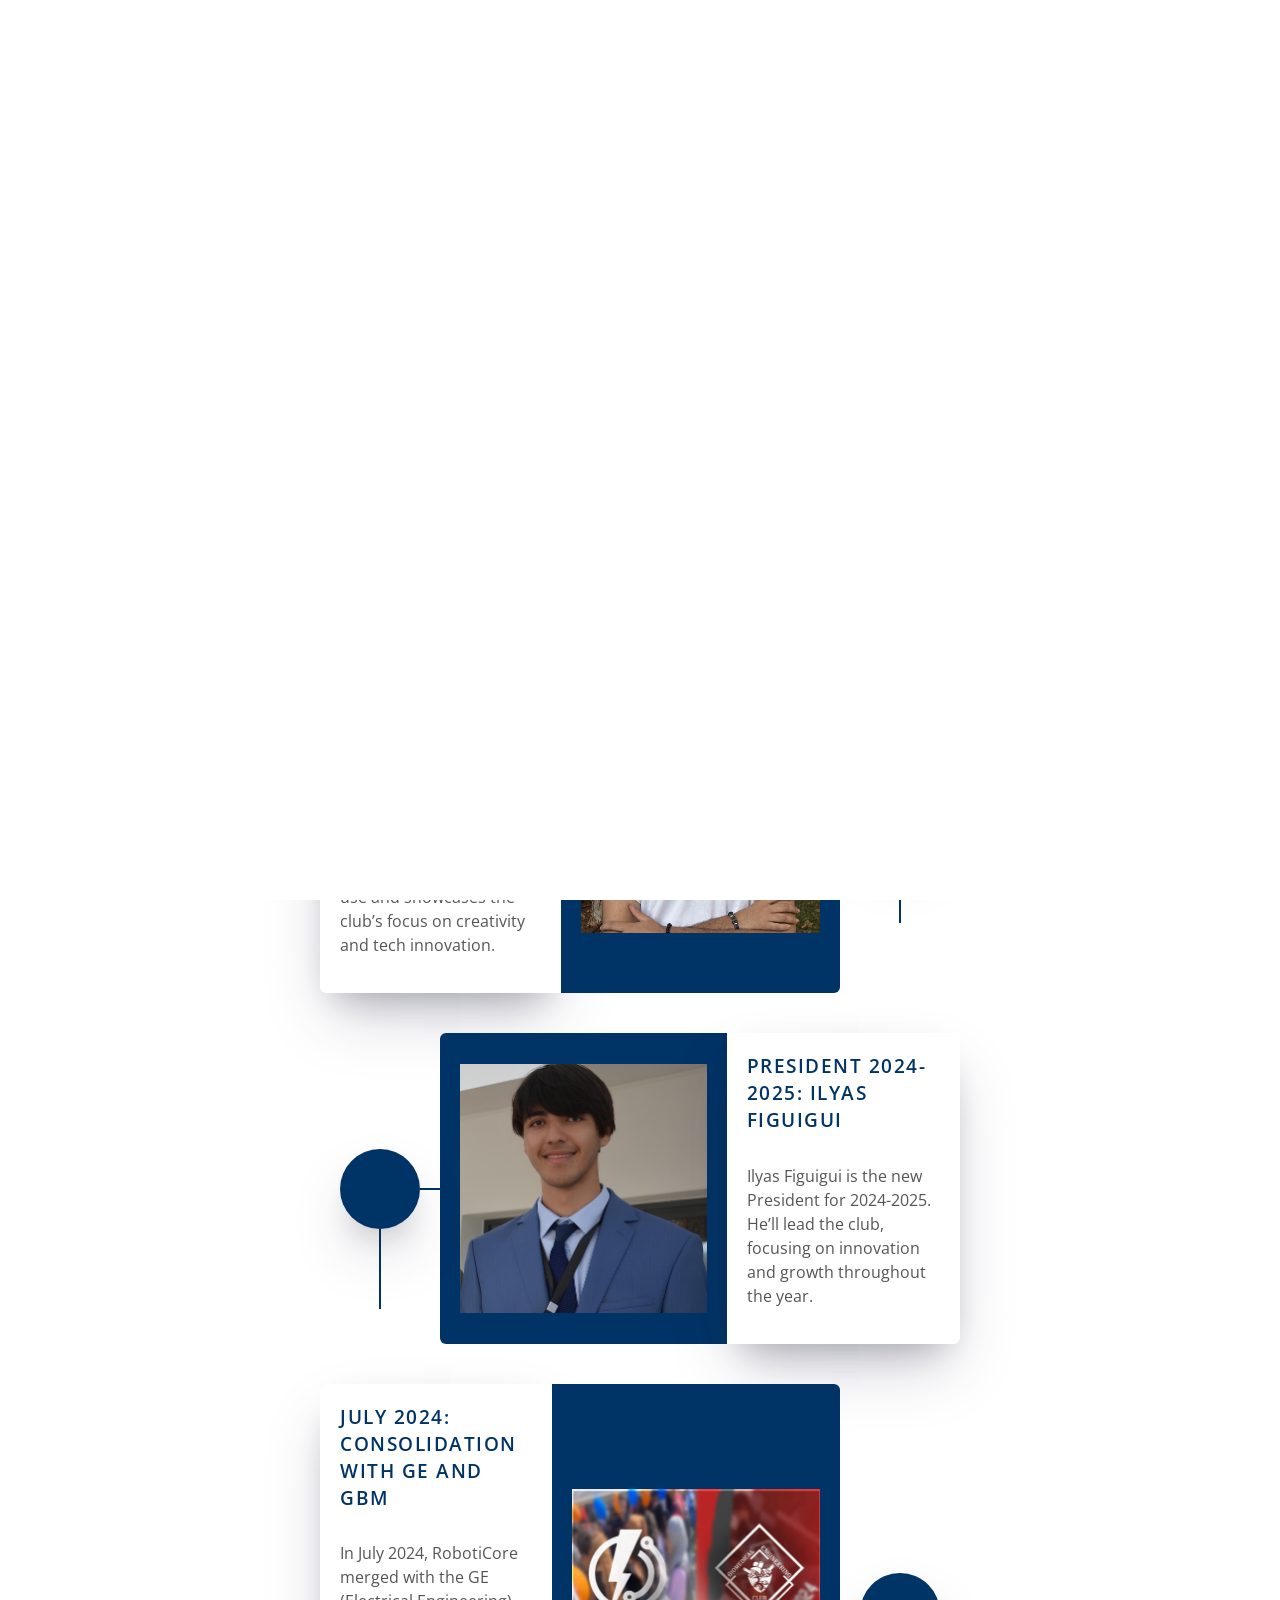
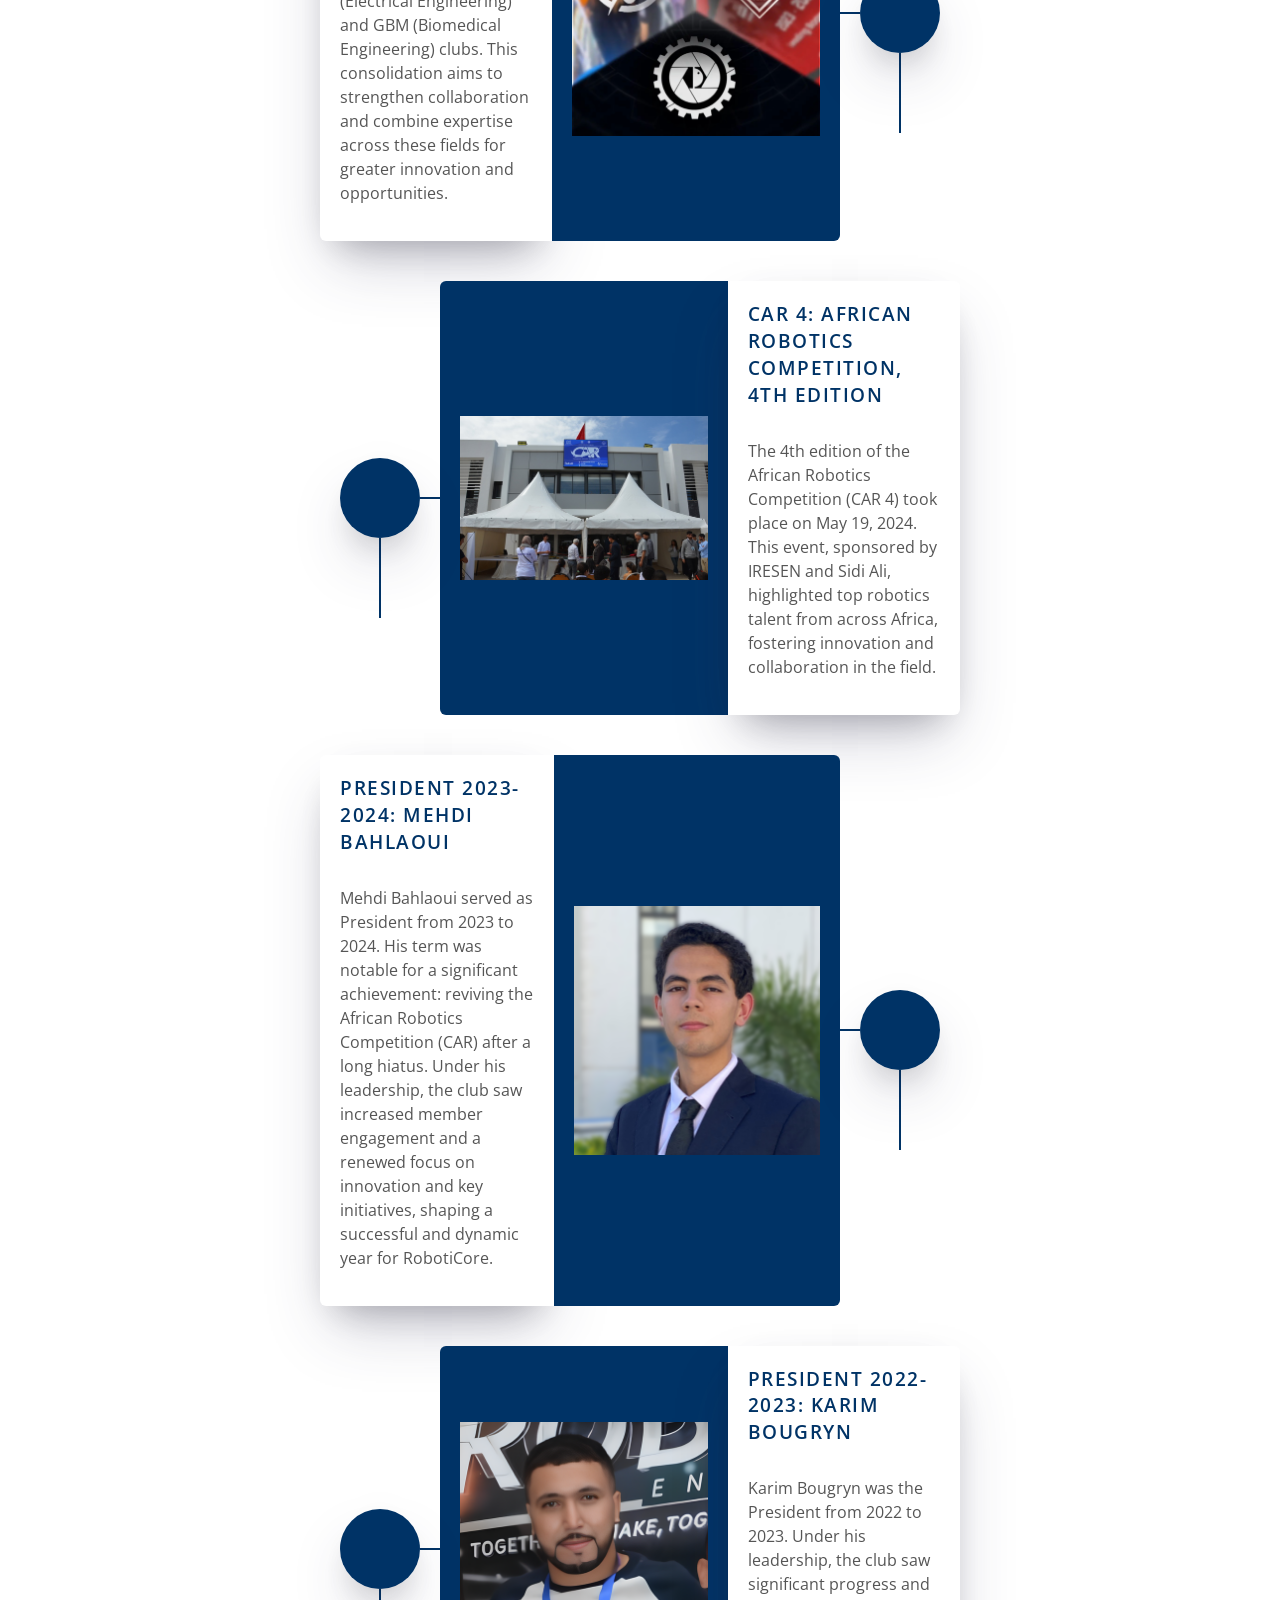
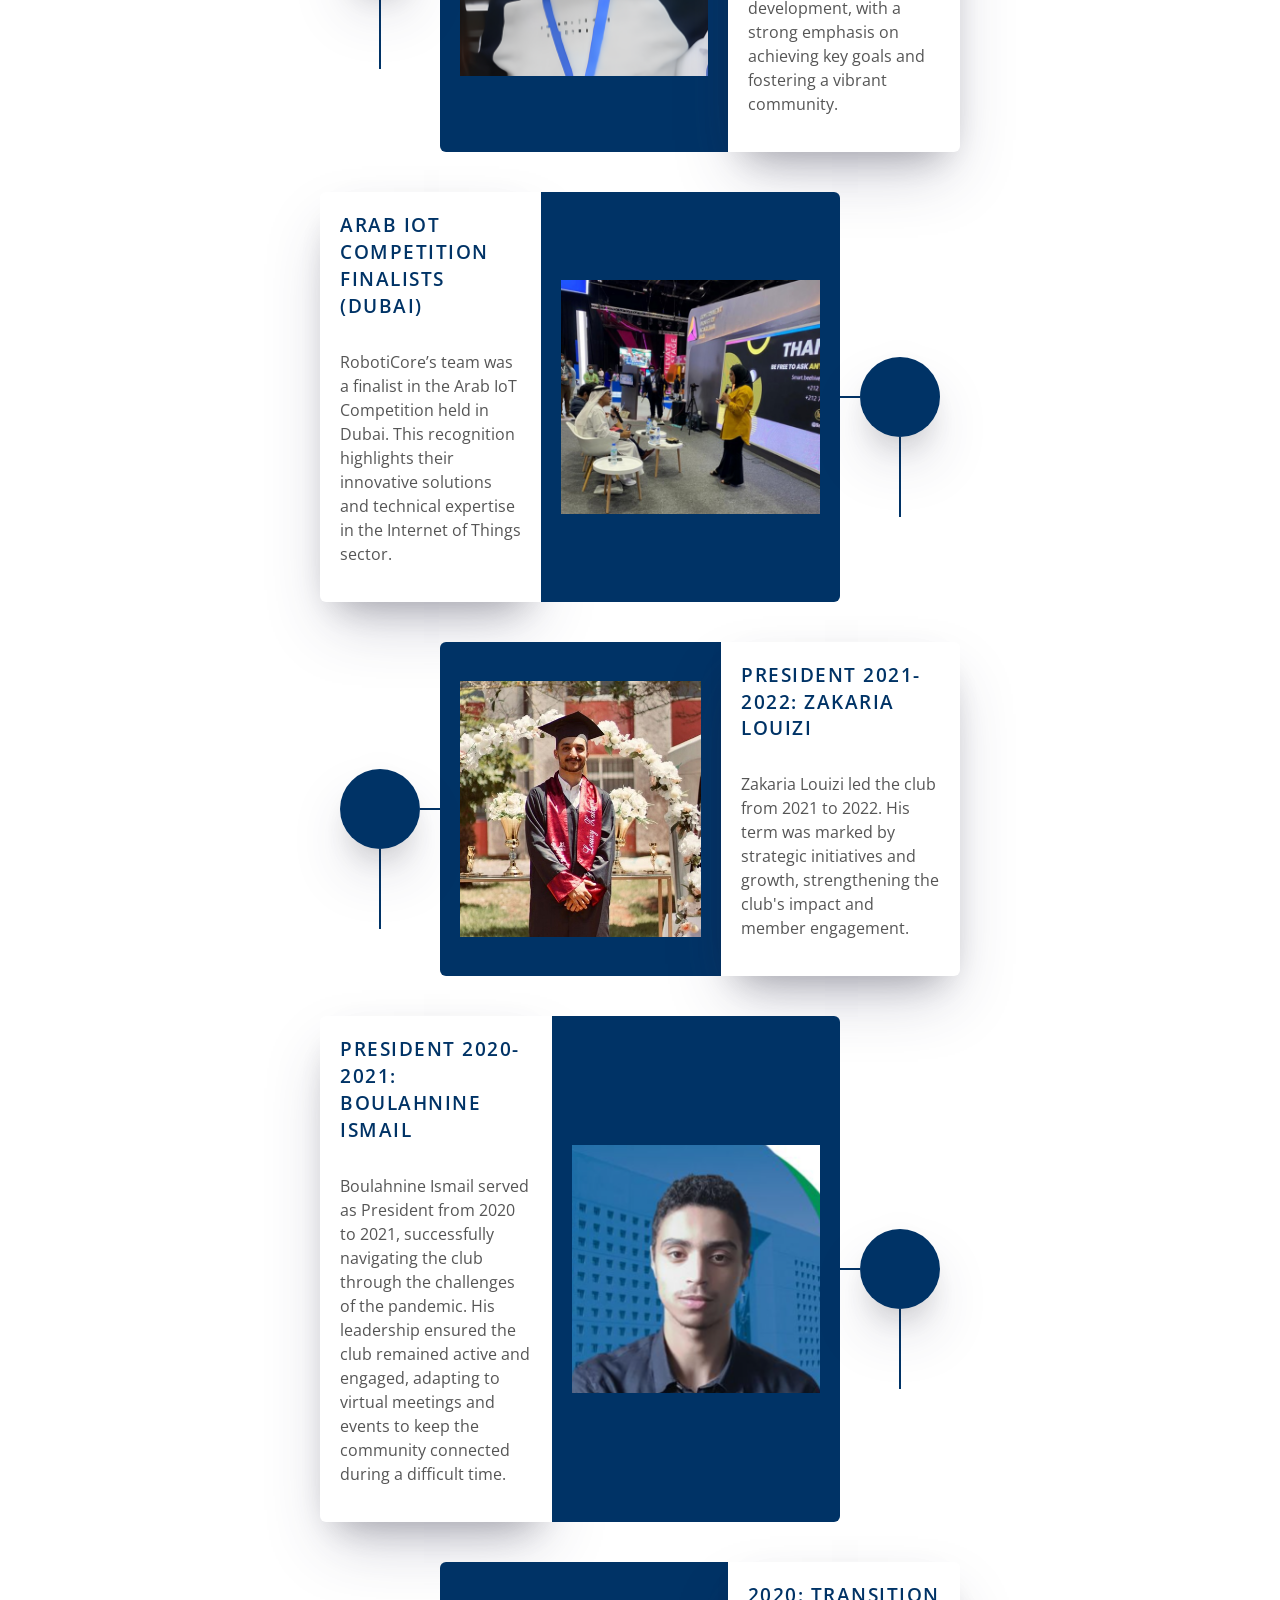
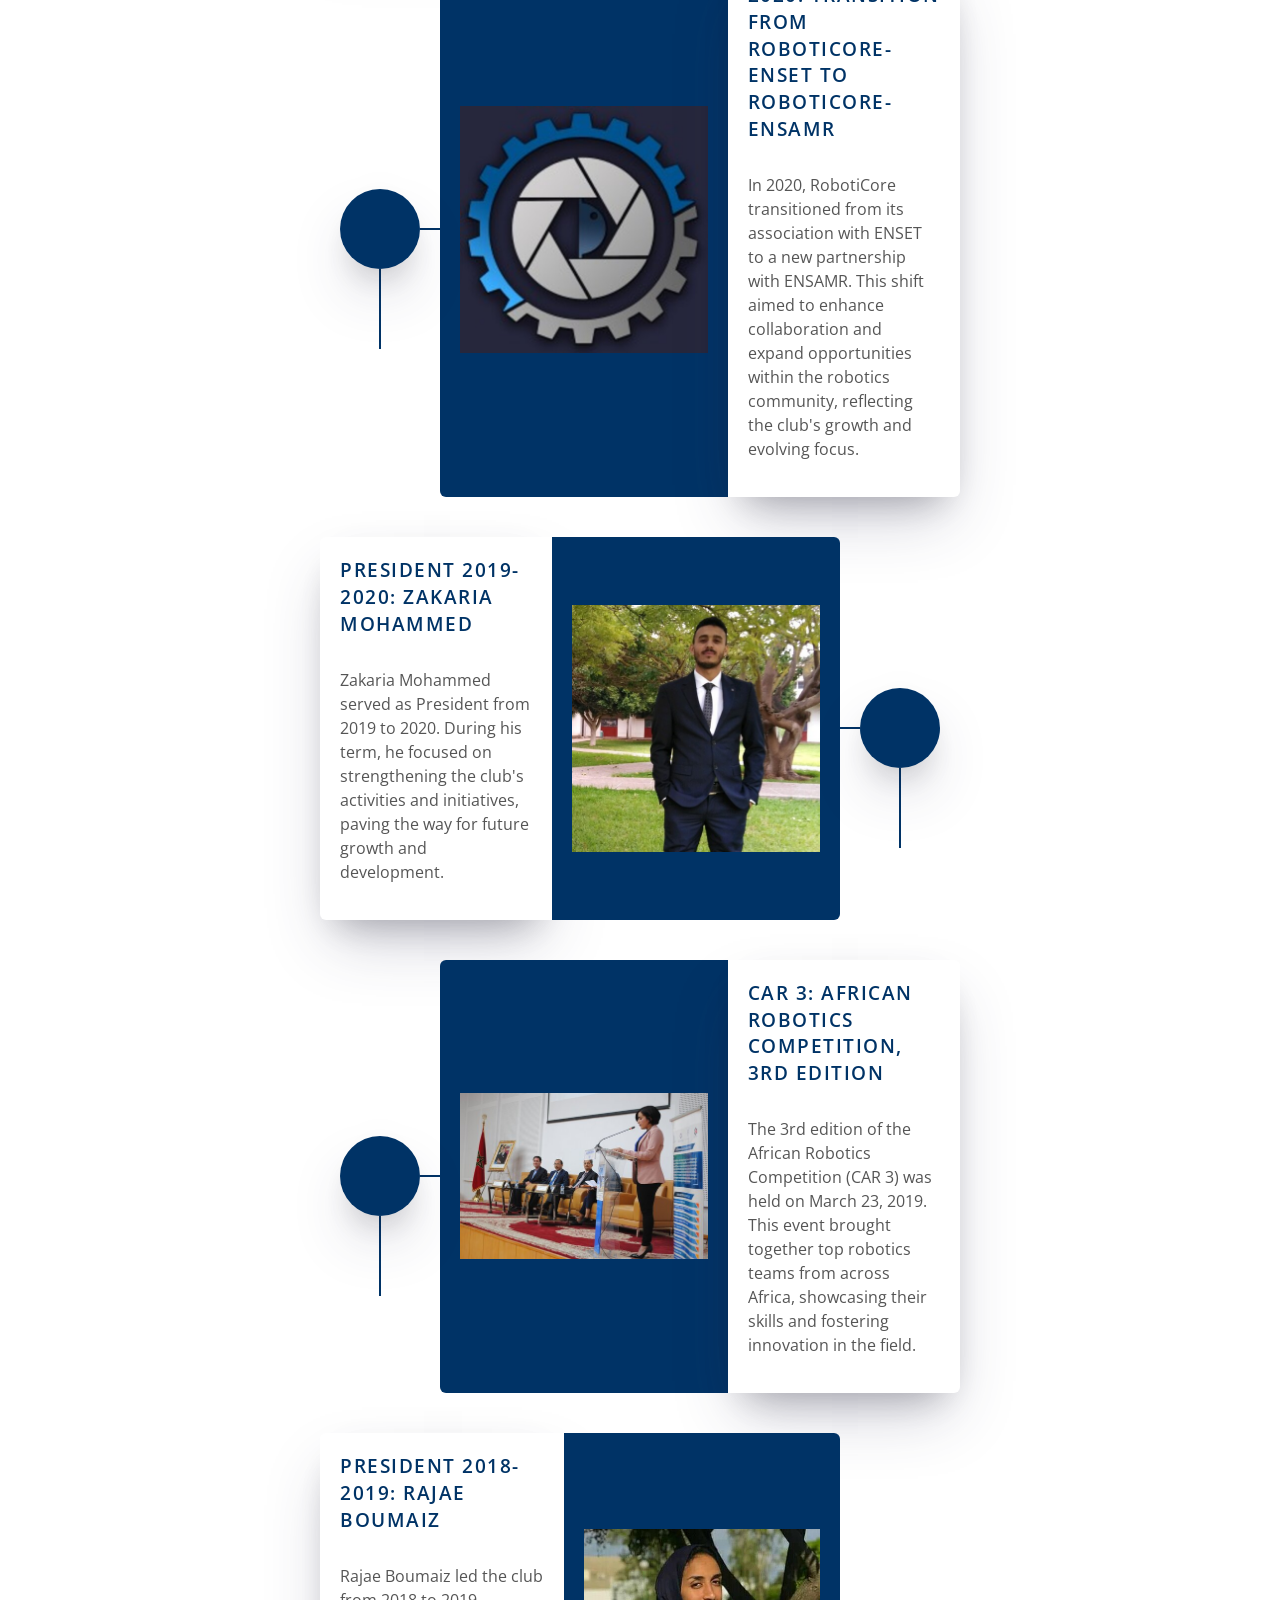
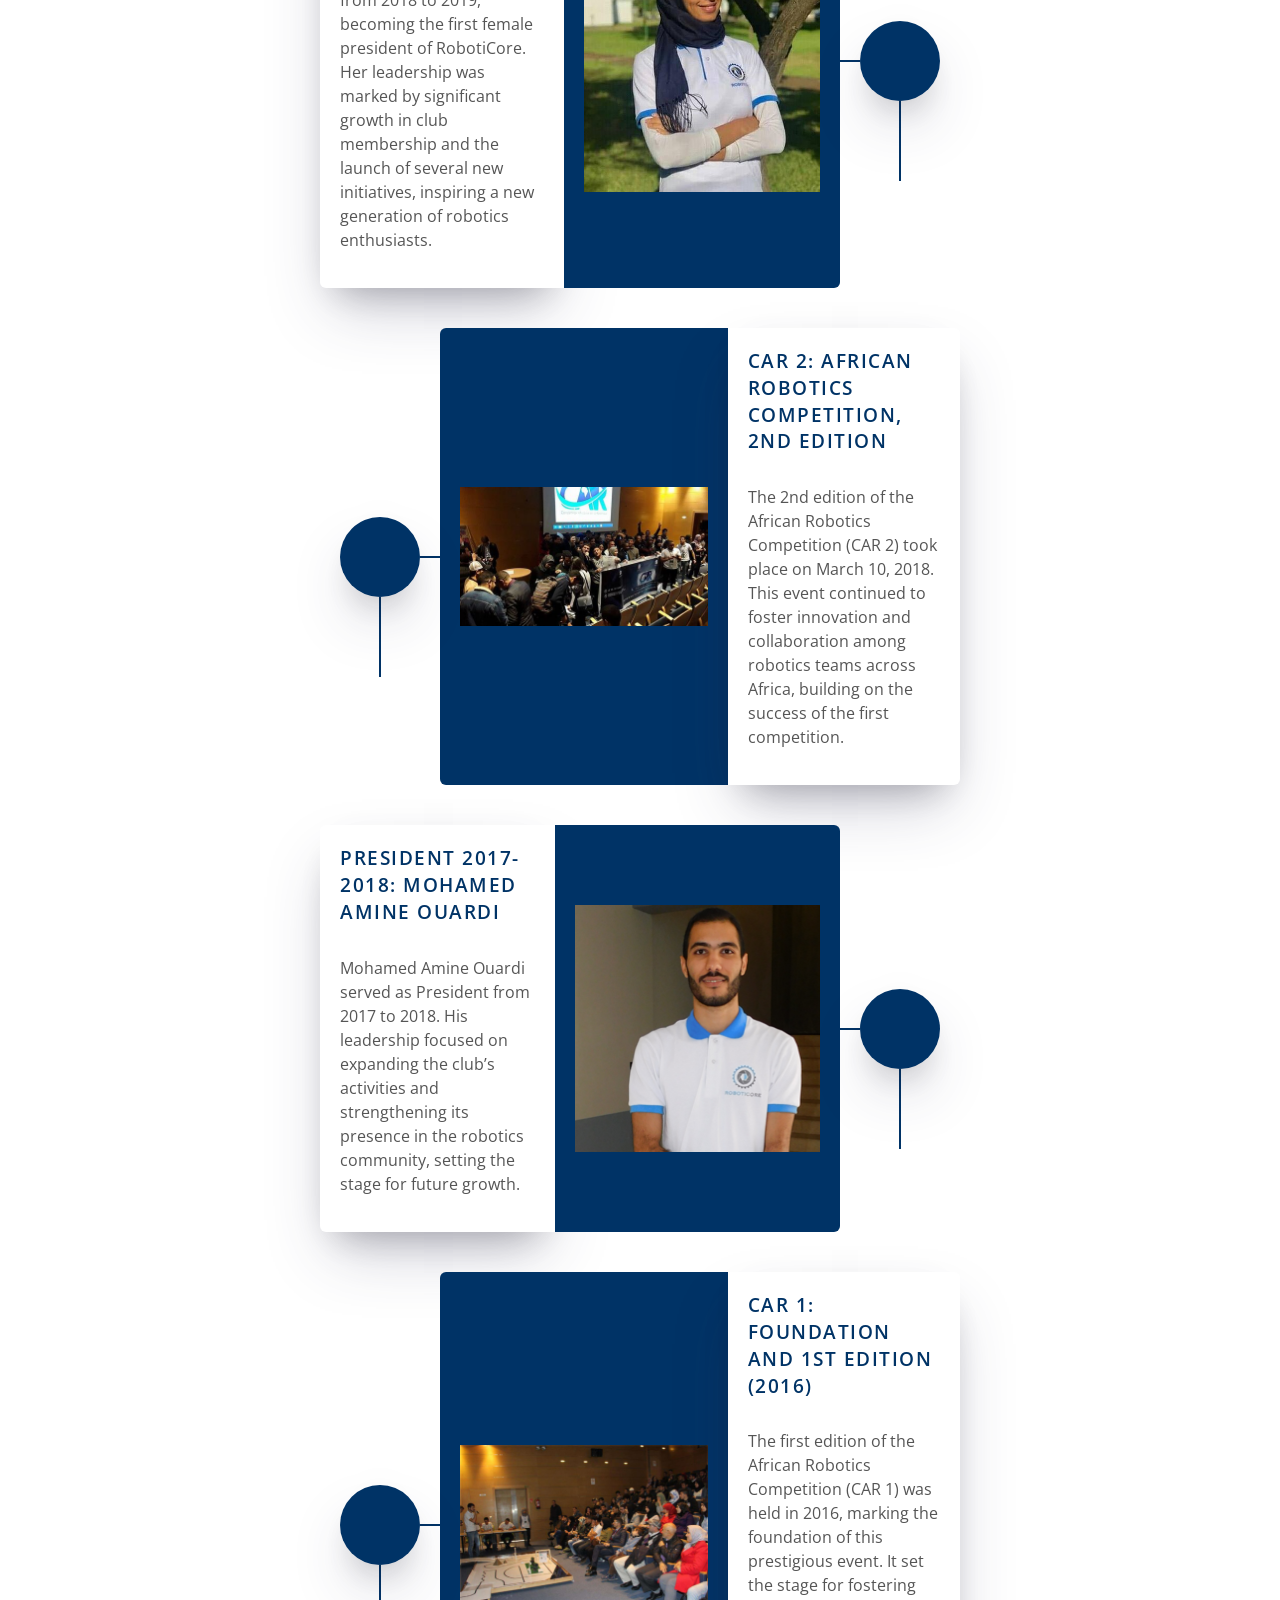
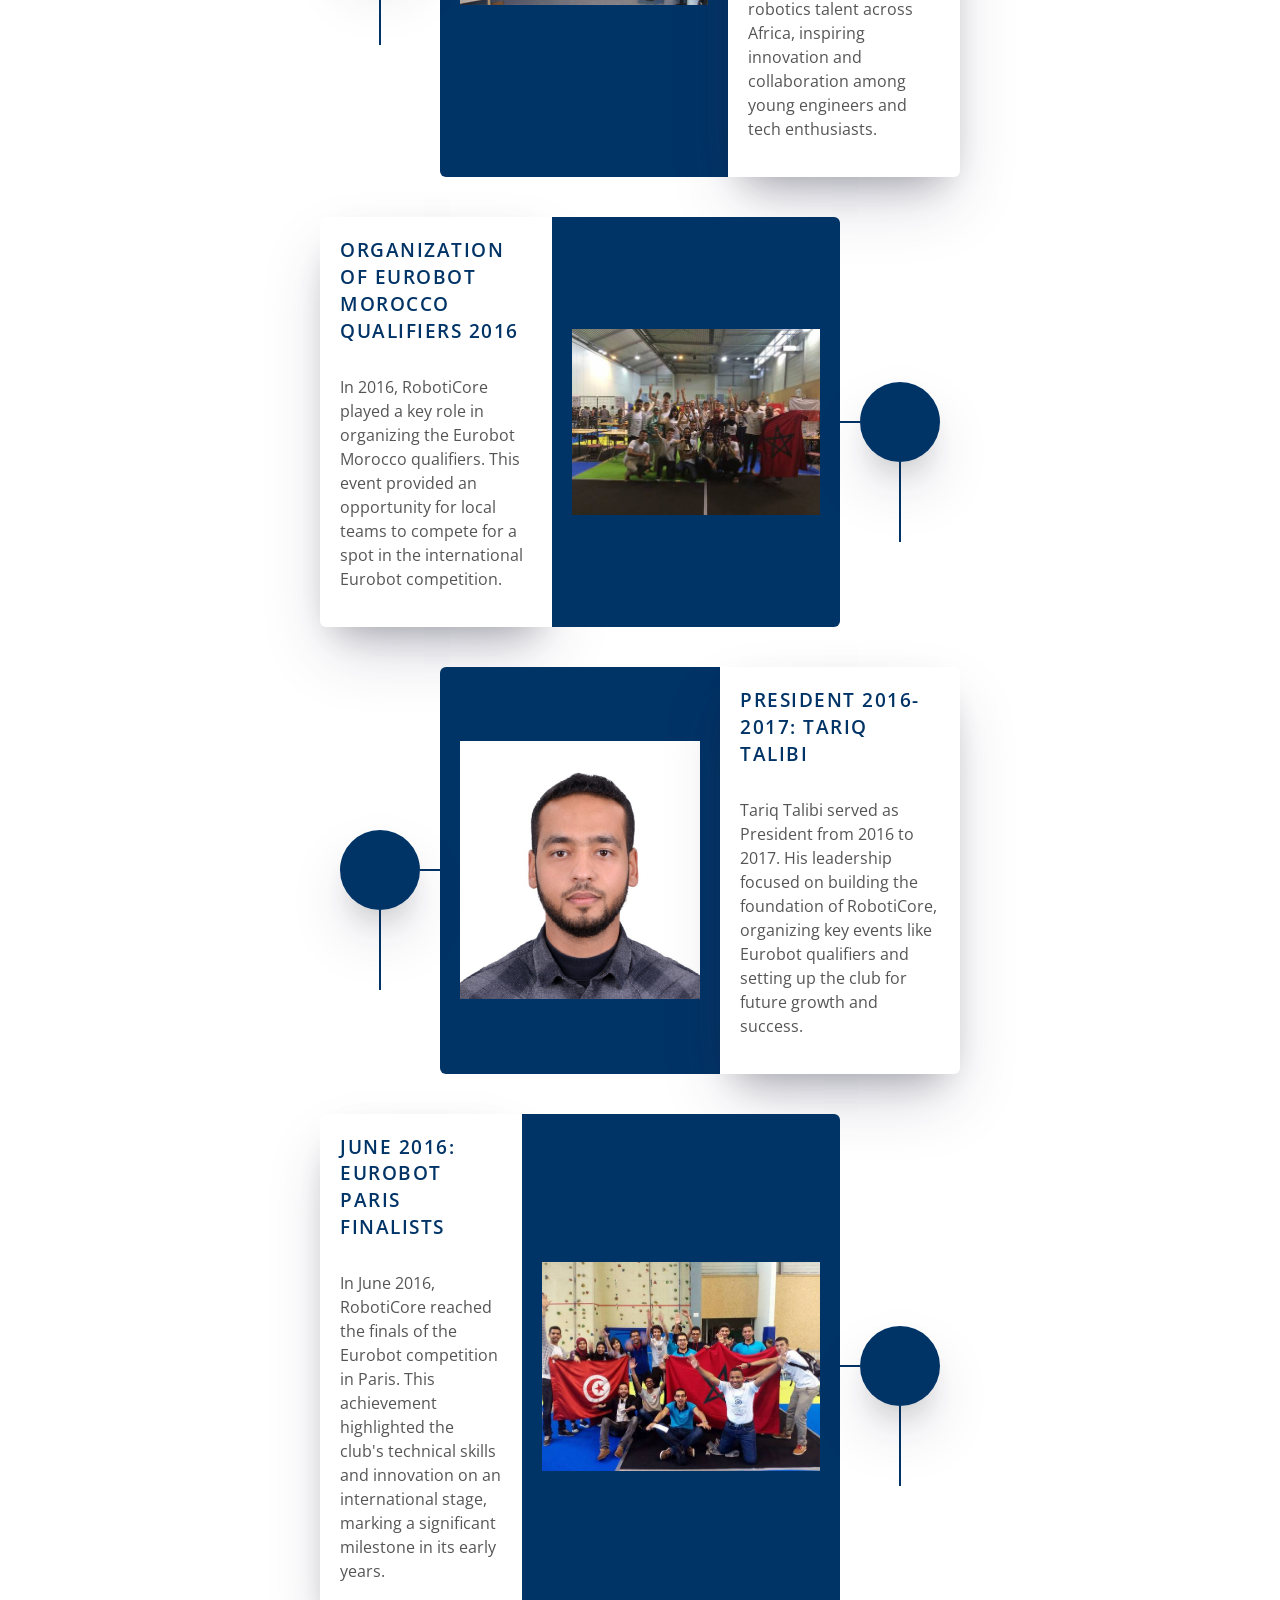
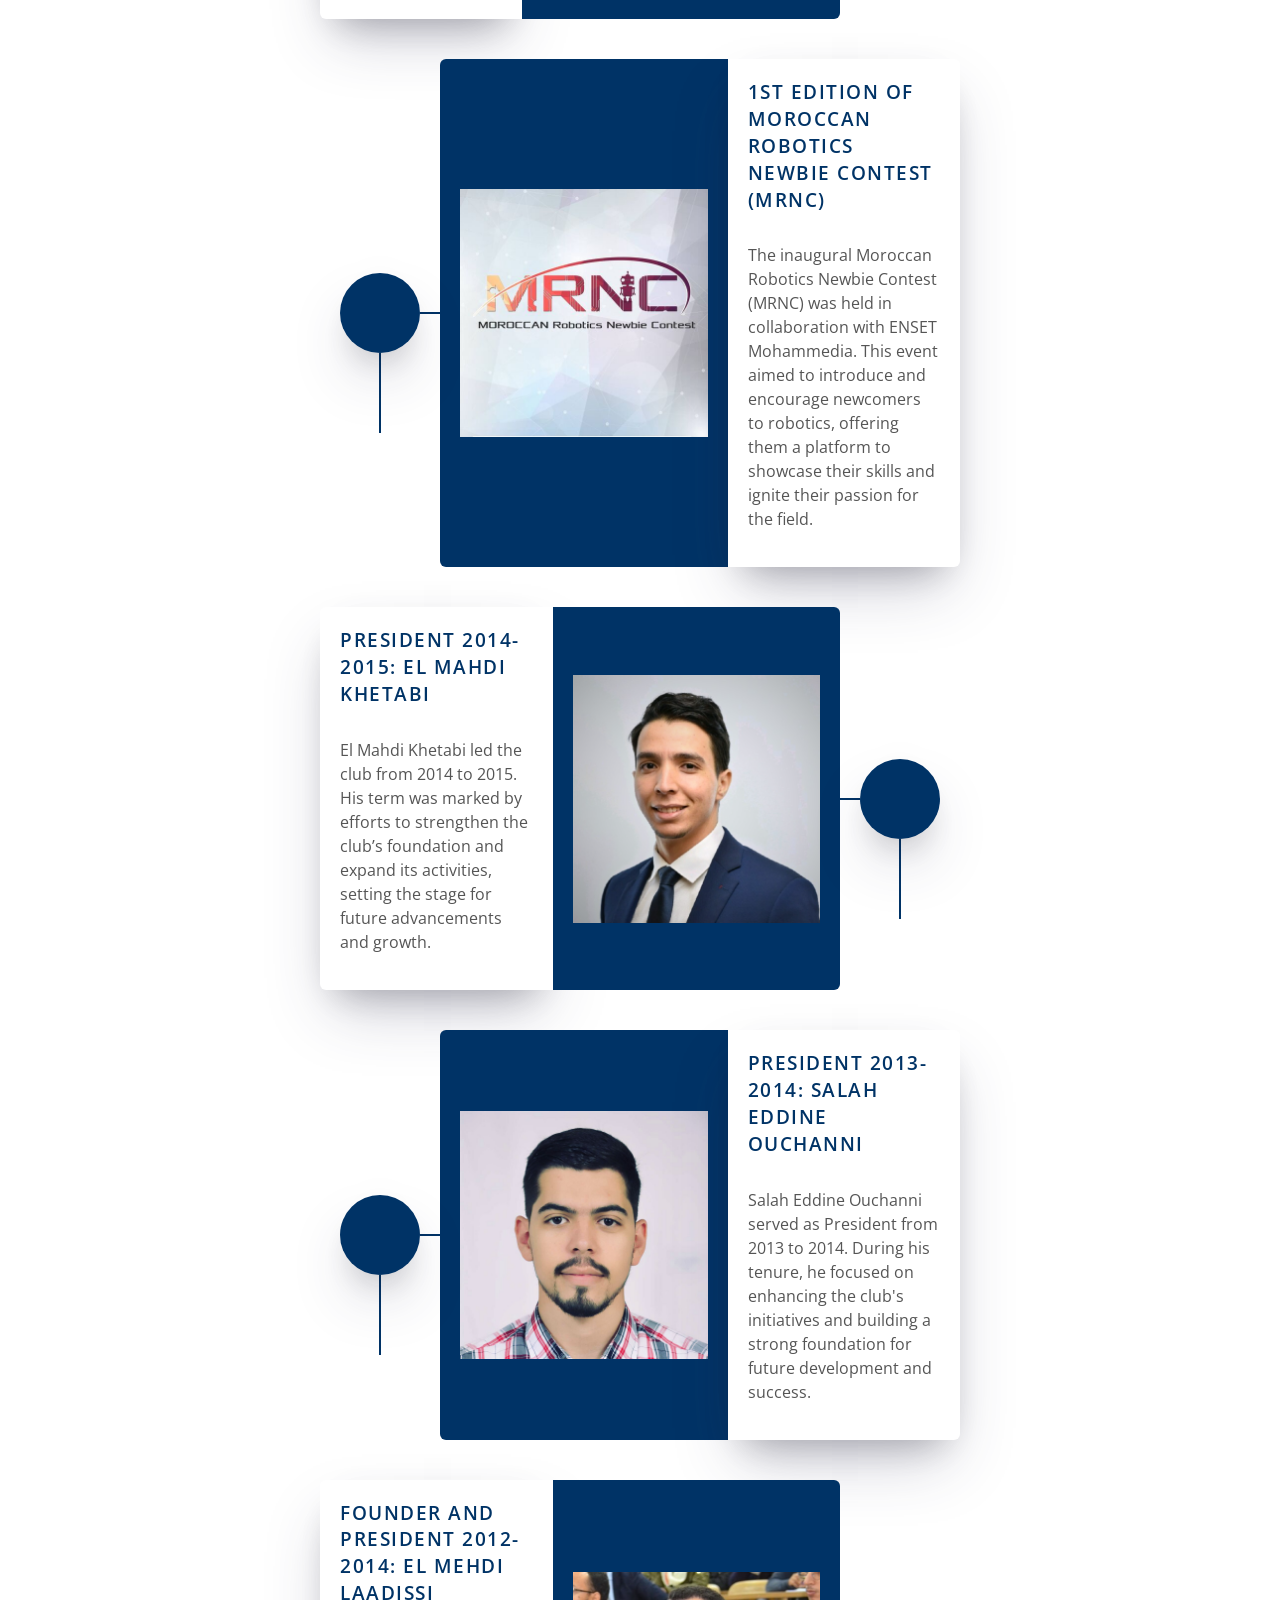
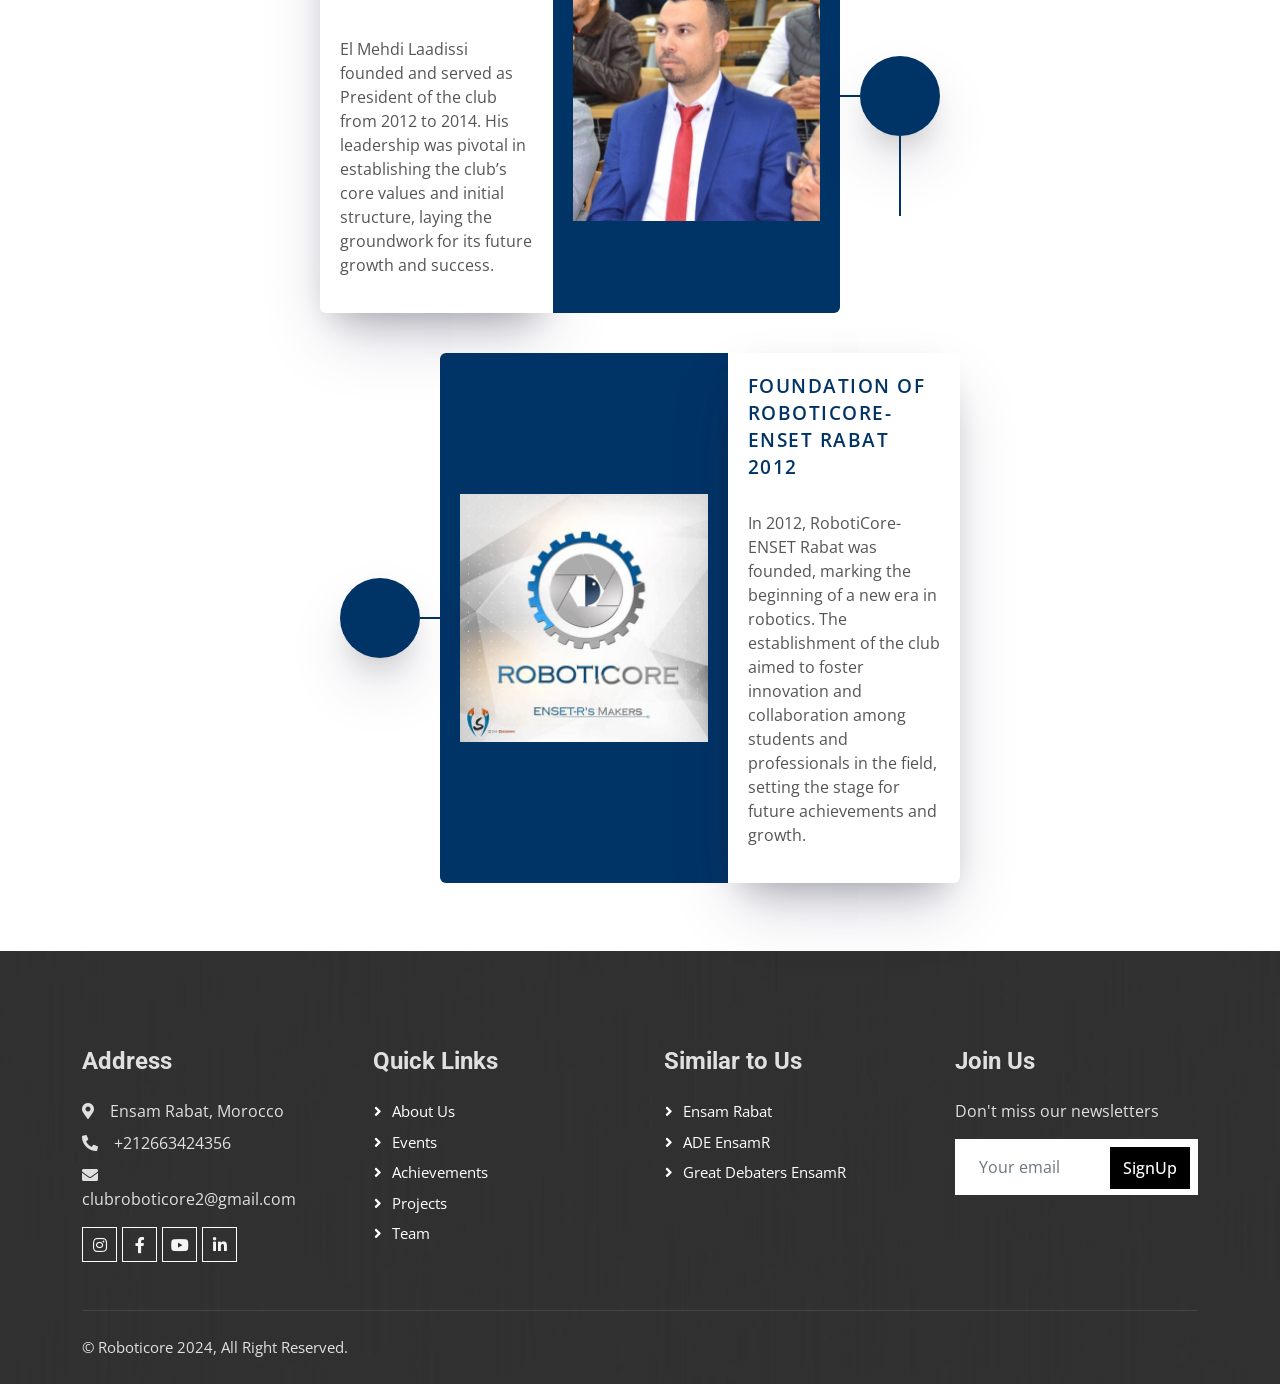
<file: timeline.html>
<!DOCTYPE html>
<html lang="en">

<head>
    <meta charset="UTF-8">
    <meta name="viewport" content="width=device-width, initial-scale=1.0">
    <title>Roboticore | ENSAM Rabat</title>
    <link rel="icon" href="img/Logo.png" type="image/png">
    <meta content="width=device-width, initial-scale=1.0" name="viewport">
    <meta content="" name="keywords">
    <meta content="" name="description">

    <!-- Favicon -->
    <link href="img/favicon.ico" rel="icon">

    <!-- Google Web Fonts -->
    <link rel="preconnect" href="https://fonts.googleapis.com">
    <link rel="preconnect" href="https://fonts.gstatic.com" crossorigin>
    <link href="https://fonts.googleapis.com/css2?family=Open+Sans:wght@400;500&family=Roboto:wght@500;700;900&display=swap" rel="stylesheet"> 
    <link rel="stylesheet" href="https://cdnjs.cloudflare.com/ajax/libs/font-awesome/6.0.0-beta3/css/all.min.css">

    <!-- Icon Font Stylesheet -->
    <link href="https://cdnjs.cloudflare.com/ajax/libs/font-awesome/5.10.0/css/all.min.css" rel="stylesheet">
    <link href="https://cdn.jsdelivr.net/npm/bootstrap-icons@1.4.1/font/bootstrap-icons.css" rel="stylesheet">
    <link rel="stylesheet" href="https://fonts.googleapis.com/icon?family=Material+Icons">

    <!-- Libraries Stylesheet -->
    <link href="lib/animate/animate.min.css" rel="stylesheet">
    <link href="lib/owlcarousel/assets/owl.carousel.min.css" rel="stylesheet">
    <link href="lib/lightbox/css/lightbox.min.css" rel="stylesheet">

    <!-- Customized Bootstrap Stylesheet -->
    <link href="css/bootstrap.min.css" rel="stylesheet">

    <!-- Template Stylesheet -->
    <link href="css/style.css" rel="stylesheet">
</head>

<body>
    <!-- Spinner Start -->
    <div id="spinner" class="show bg-white position-fixed translate-middle w-100 vh-100 top-50 start-50 d-flex align-items-center justify-content-center">
        <div class="spinner-grow text-primary" style="width: 3rem; height: 3rem;" role="status">
            <span class="sr-only">Loading...</span>
        </div>
    </div>
    <!-- Spinner End -->


    <!-- Topbar Start -->
    <div class="container-fluid bg-light p-0">
        <div class="row gx-0 d-none d-lg-flex">
            <div class="col-lg-7 px-5 text-start">
                <div class="h-100 d-inline-flex align-items-center py-3 me-4">
                    <small class="fa fa-map-marker-alt me-3"></small>
                    <small>Ensam Rabat, Morocco</small>
                </div>
            </div>
            <div class="col-lg-5 px-5 text-end">
                <div class="h-100 d-inline-flex align-items-center">
                    <a class="btn btn-sm-square bg-white text-primary me-1" href="https://www.facebook.com/RobotiCore" target="_blank"><i class="fab fa-facebook-f"></i></a>
                    <a class="btn btn-sm-square bg-white text-primary me-1" href="https://www.youtube.com/@clubroboticore" target="_blank"><i class="fab fa-youtube"></i></a>
                    <a class="btn btn-sm-square bg-white text-primary me-1" href="https://www.linkedin.com/company/clubroboticore/" target="_blank"><i class="fab fa-linkedin-in"></i></a>
                    <a class="btn btn-sm-square bg-white text-primary me-0" href="https://www.instagram.com/clubroboticore/" target="_blank"><i class="fab fa-instagram"></i></a>
                </div>
            </div>
        </div>
    </div>
    <!-- Topbar End -->


    <!-- Navbar Start -->
    <nav class="navbar navbar-expand-lg bg-white navbar-light sticky-top p-0">
        <a href="index.html" class="navbar-brand d-flex align-items-center px-4 px-lg-5">
            <img width="50" height="50" src="img/Logo.png">
            <h2 class="m-0 text-primary"> &nbsp;RobotiCore </h2>
        </a>
        <button type="button" class="navbar-toggler me-4" data-bs-toggle="collapse" data-bs-target="#navbarCollapse">
            <span class="navbar-toggler-icon"></span>
        </button>
        <div class="collapse navbar-collapse" id="navbarCollapse">
            <div class="navbar-nav ms-auto p-4 p-lg-0">
                <a href="index.html" class="nav-item nav-link active">Home</a>
                <a href="about.html" class="nav-item nav-link">About</a>
                <a href="events.html" class="nav-item nav-link">Events</a>
                <a href="achievements.html" class="nav-item nav-link">Achievements</a>
                <a href="projects.html" class="nav-item nav-link">Projects</a>
                <a href="team.html" class="nav-item nav-link">Team</a>
                <a href="timeline.html" class="nav-item nav-link">Timeline</a>
            </div>
            <a href="contact.html" class="btn btn-primary py-4 px-lg-5 d-none d-lg-block">Contact<i class="fa fa-arrow-right ms-3"></i></a>
        </div>
    </nav>
    <!-- Navbar End -->


    <!-- Page Header Start -->
    <div class="container-fluid page-header py-5 mb-5">
        <div class="container py-5">
            <h1 class="display-3 text-white mb-3 animated slideInDown">Roboticore Timeline</h1>
            <nav aria-label="breadcrumb animated slideInDown">
                <ol class="breadcrumb">
                    <li class="breadcrumb-item"><a class="text-white" href="#">Home</a></li>
                    <li class="breadcrumb-item text-white active" aria-current="page">Timeline</li>
                </ol>
            </nav>
        </div>
    </div>
    <!-- Page Header End -->

    <div class="timeline-title">
        <h1>check the history of our club.</h1>
    </div>
    
<div class="timeline">
        
            <!--first-->
    <div class="timeline__event  animated fadeInUp delay-3s timeline__event--type1">
        <div class="timeline__event__icon ">
            <!-- <i class="lni-sport"></i>-->
        </div>
        <div class="timeline__event__date">
            <img src="img/timeline/site web.jpg" style="width:100%;">
        </div>
        <div class="timeline__event__content ">
            <div class="timeline__event__title">
                September 2024, website launch
            </div>
            <div class="timeline__event__description">
                <p>In September 2024, Abdoullah Alalgui created the RobotiCore website. It’s your one-stop shop for club events, competitions, and workshops. The site is designed to be easy to use and showcases the club’s focus on creativity and tech innovation.</p>
            </div>
        </div>
    </div>

    <!--second-->

    <div class="timeline__event animated fadeInUp delay-2s timeline__event--type2">
        <div class="timeline__event__icon">
            <!-- <i class="lni-sport"></i>-->
        </div>
        <div class="timeline__event__date">
            <img src="img/timeline/ilyas president.jpg" style="width:100%;">
        </div>
        <div class="timeline__event__content" id="grey">
            <div class="timeline__event__title">
                President 2024-2025: Ilyas Figuigui
            </div>
            <div class="timeline__event__description">
                <p>Ilyas Figuigui is the new President for 2024-2025. He’ll lead the club, focusing on innovation and growth throughout the year.</p>
            </div>
        </div>
    </div>

    <!--third-->

    <div class="timeline__event animated fadeInUp delay-1s timeline__event--type3">
        <div class="timeline__event__icon">
            <!-- <i class="lni-sport"></i>-->
        </div>
        <div class="timeline__event__date">
            <img src="img/timeline/union.png" style="width:100%;">
        </div>
        <div class="timeline__event__content">
            <div class="timeline__event__title">
                July 2024: Consolidation with GE and GBM
            </div>
            <div class="timeline__event__description">
                <p>In July 2024, RobotiCore merged with the GE (Electrical Engineering) and GBM (Biomedical Engineering) clubs. This consolidation aims to strengthen collaboration and combine expertise across these fields for greater innovation and opportunities.</p>
            </div>
        </div>
    </div>

    <!--forth-->

    <div class="timeline__event animated fadeInUp timeline__event--type1">
        <div class="timeline__event__icon">
            <!-- <i class="lni-sport"></i>-->
        </div>
        <div class="timeline__event__date">
            <img src="img/timeline/CAR 4.jpg" style="width:100%;">
        </div>
        <div class="timeline__event__content">
            <div class="timeline__event__title">
                CAR 4: African Robotics Competition, 4th Edition
            </div>
            <div class="timeline__event__description">
                <p>The 4th edition of the African Robotics Competition (CAR 4) took place on May 19, 2024. This event, sponsored by IRESEN and Sidi Ali, highlighted top robotics talent from across Africa, fostering innovation and collaboration in the field.</p>
            </div>
        </div>
    </div>
            <!--first-->
    <div class="timeline__event  animated fadeInUp delay-3s timeline__event--type1">
        <div class="timeline__event__icon ">
            <!-- <i class="lni-sport"></i>-->
        </div>
        <div class="timeline__event__date">
            <img src="img/timeline/mehdi président.png" style="width:100%;">
        </div>
        <div class="timeline__event__content ">
            <div class="timeline__event__title">
                President 2023-2024: Mehdi Bahlaoui
            </div>
            <div class="timeline__event__description">
                <p>Mehdi Bahlaoui served as President from 2023 to 2024. His term was notable for a significant achievement: reviving the African Robotics Competition (CAR) after a long hiatus. Under his leadership, the club saw increased member engagement and a renewed focus on innovation and key initiatives, shaping a successful and dynamic year for RobotiCore.</p>
            </div>
        </div>
    </div>

    <!--second-->

    <div class="timeline__event animated fadeInUp delay-2s timeline__event--type2">
        <div class="timeline__event__icon">
            <!-- <i class="lni-sport"></i>-->
        </div>
        <div class="timeline__event__date">
            <img src="img/timeline/karim président.png" style="width:100%;">
        </div>
        <div class="timeline__event__content" id="grey">
            <div class="timeline__event__title">
                President 2022-2023: Karim Bougryn
            </div>
            <div class="timeline__event__description">
                <p>Karim Bougryn was the President from 2022 to 2023. Under his leadership, the club saw significant progress and development, with a strong emphasis on achieving key goals and fostering a vibrant community.</p>
            </div>
        </div>
    </div>

    <!--third-->

    <div class="timeline__event animated fadeInUp delay-1s timeline__event--type3">
        <div class="timeline__event__icon">
            <!-- <i class="lni-sport"></i>-->
        </div>
        <div class="timeline__event__date">
            <img src="img/timeline/arab iot.png" style="width:100%;">
        </div>
        <div class="timeline__event__content">
            <div class="timeline__event__title">
                Arab IoT Competition Finalists (Dubai)
            </div>
            <div class="timeline__event__description">
                <p>RobotiCore’s team was a finalist in the Arab IoT Competition held in Dubai. This recognition highlights their innovative solutions and technical expertise in the Internet of Things sector.</p>
            </div>
        </div>
    </div>

    <!--forth-->

    <div class="timeline__event animated fadeInUp timeline__event--type1">
        <div class="timeline__event__icon">
            <!-- <i class="lni-sport"></i>-->
        </div>
        <div class="timeline__event__date">
            <img src="img/timeline/louizi.jpeg" style="width:100%;">
        </div>
        <div class="timeline__event__content">
            <div class="timeline__event__title">
                President 2021-2022: Zakaria Louizi
            </div>
            <div class="timeline__event__description">
                <p>Zakaria Louizi led the club from 2021 to 2022. His term was marked by strategic initiatives and growth, strengthening the club's impact and member engagement.</p>
            </div>
        </div>
    </div>
            <!--first-->
            <div class="timeline__event  animated fadeInUp delay-3s timeline__event--type1">
                <div class="timeline__event__icon ">
                    <!-- <i class="lni-sport"></i>-->
                </div>
                <div class="timeline__event__date">
                    <img src="img/timeline/ismail président.png" style="width:100%;">
                </div>
                <div class="timeline__event__content ">
                    <div class="timeline__event__title">
                        President 2020-2021: Boulahnine Ismail
                    </div>
                    <div class="timeline__event__description">
                        <p>Boulahnine Ismail served as President from 2020 to 2021, successfully navigating the club through the challenges of the pandemic. His leadership ensured the club remained active and engaged, adapting to virtual meetings and events to keep the community connected during a difficult time.</p>
                    </div>
                </div>
            </div>
        
            <!--second-->
        
            <div class="timeline__event animated fadeInUp delay-2s timeline__event--type2">
                <div class="timeline__event__icon">
                    <!-- <i class="lni-sport"></i>-->
                </div>
                <div class="timeline__event__date">
                    <img src="img/timeline/roboticore ensam.jpeg" style="width:100%;">
                </div>
                <div class="timeline__event__content" id="grey">
                    <div class="timeline__event__title">
                        2020: Transition from RobotiCore-ENSET to RobotiCore-ENSAMR
                    </div>
                    <div class="timeline__event__description">
                        <p>In 2020, RobotiCore transitioned from its association with ENSET to a new partnership with ENSAMR. This shift aimed to enhance collaboration and expand opportunities within the robotics community, reflecting the club's growth and evolving focus.</p>
                    </div>
                </div>
            </div>
        
            <!--third-->
        
            <div class="timeline__event animated fadeInUp delay-1s timeline__event--type3">
                <div class="timeline__event__icon">
                    <!-- <i class="lni-sport"></i>-->
                </div>
                <div class="timeline__event__date">
                    <img src="img/timeline/zakaria mohammed.jpeg" style="width:100%;">
                </div>
                <div class="timeline__event__content">
                    <div class="timeline__event__title">
                        President 2019-2020: Zakaria Mohammed
                    </div>
                    <div class="timeline__event__description">
                        <p>Zakaria Mohammed served as President from 2019 to 2020. During his term, he focused on strengthening the club's activities and initiatives, paving the way for future growth and development.</p>
                    </div>
                </div>
            </div>
        
            <!--forth-->
        
            <div class="timeline__event animated fadeInUp timeline__event--type1">
                <div class="timeline__event__icon">
                    <!-- <i class="lni-sport"></i>-->
                </div>
                <div class="timeline__event__date">
                    <img src="img/timeline/car3.jpg" style="width:100%;">
                </div>
                <div class="timeline__event__content">
                    <div class="timeline__event__title">
                        CAR 3: African Robotics Competition, 3rd Edition
                    </div>
                    <div class="timeline__event__description">
                        <p>The 3rd edition of the African Robotics Competition (CAR 3) was held on March 23, 2019. This event brought together top robotics teams from across Africa, showcasing their skills and fostering innovation in the field.</p>
                    </div>
                </div>
            </div>
                    <!--first-->
            <div class="timeline__event  animated fadeInUp delay-3s timeline__event--type1">
                <div class="timeline__event__icon ">
                    <!-- <i class="lni-sport"></i>-->
                </div>
                <div class="timeline__event__date">
                    <img src="img/timeline/Rajae Boumaiz 2018.jpg" style="width:100%;">
                </div>
                <div class="timeline__event__content ">
                    <div class="timeline__event__title">
                        President 2018-2019: Rajae Boumaiz
                    </div>
                    <div class="timeline__event__description">
                        <p>Rajae Boumaiz led the club from 2018 to 2019, becoming the first female president of RobotiCore. Her leadership was marked by significant growth in club membership and the launch of several new initiatives, inspiring a new generation of robotics enthusiasts.</p>
                    </div>
                </div>
            </div>
        
            <!--second-->
        
            <div class="timeline__event animated fadeInUp delay-2s timeline__event--type2">
                <div class="timeline__event__icon">
                    <!-- <i class="lni-sport"></i>-->
                </div>
                <div class="timeline__event__date">
                    <img src="img/timeline/Car 2.jpg" style="width:100%;">
                </div>
                <div class="timeline__event__content" id="grey">
                    <div class="timeline__event__title">
                        CAR 2: African Robotics Competition, 2nd Edition
                    </div>
                    <div class="timeline__event__description">
                        <p>The 2nd edition of the African Robotics Competition (CAR 2) took place on March 10, 2018. This event continued to foster innovation and collaboration among robotics teams across Africa, building on the success of the first competition.</p>
                    </div>
                </div>
            </div>
        
            <!--third-->
        
            <div class="timeline__event animated fadeInUp delay-1s timeline__event--type3">
                <div class="timeline__event__icon">
                    <!-- <i class="lni-sport"></i>-->
                </div>
                <div class="timeline__event__date">
                    <img src="img/timeline/Mohamed Amine Ouardi 2017.png" style="width:100%;">
                </div>
                <div class="timeline__event__content">
                    <div class="timeline__event__title">
                        President 2017-2018: Mohamed Amine Ouardi
                    </div>
                    <div class="timeline__event__description">
                        <p>Mohamed Amine Ouardi served as President from 2017 to 2018. His leadership focused on expanding the club’s activities and strengthening its presence in the robotics community, setting the stage for future growth.</p>
                    </div>
                </div>
            </div>
        
            <!--forth-->
        
            <div class="timeline__event animated fadeInUp timeline__event--type1">
                <div class="timeline__event__icon">
                    <!-- <i class="lni-sport"></i>-->
                </div>
                <div class="timeline__event__date">
                    <img src="img/timeline/CAR 1.png" style="width:100%;">
                </div>
                <div class="timeline__event__content">
                    <div class="timeline__event__title">
                        CAR 1: Foundation and 1st Edition (2016)
                    </div>
                    <div class="timeline__event__description">
                        <p>The first edition of the African Robotics Competition (CAR 1) was held in 2016, marking the foundation of this prestigious event. It set the stage for fostering robotics talent across Africa, inspiring innovation and collaboration among young engineers and tech enthusiasts.</p>
                    </div>
                </div>
            </div>
                    <!--first-->
            <div class="timeline__event  animated fadeInUp delay-3s timeline__event--type1">
                <div class="timeline__event__icon ">
                    <!-- <i class="lni-sport"></i>-->
                </div>
                <div class="timeline__event__date">
                    <img src="img/timeline/eurobot.jpg" style="width:100%;">
                </div>
                <div class="timeline__event__content ">
                    <div class="timeline__event__title">
                        Organization of Eurobot Morocco Qualifiers 2016
                    </div>
                    <div class="timeline__event__description">
                        <p> In 2016, RobotiCore played a key role in organizing the Eurobot Morocco qualifiers. This event provided an opportunity for local teams to compete for a spot in the international Eurobot competition.</p>
                    </div>
                </div>
            </div>
        
            <!--second-->
        
            <div class="timeline__event animated fadeInUp delay-2s timeline__event--type2">
                <div class="timeline__event__icon">
                    <!-- <i class="lni-sport"></i>-->
                </div>
                <div class="timeline__event__date">
                    <img src="img/timeline/tariq président.png" style="width:100%;">
                </div>
                <div class="timeline__event__content" id="grey">
                    <div class="timeline__event__title">
                        President 2016-2017: Tariq Talibi
                    </div>
                    <div class="timeline__event__description">
                        <p>Tariq Talibi served as President from 2016 to 2017. His leadership focused on building the foundation of RobotiCore, organizing key events like Eurobot qualifiers and setting up the club for future growth and success.</p>
                    </div>
                </div>
            </div>
        
            <!--third-->
        
            <div class="timeline__event animated fadeInUp delay-1s timeline__event--type3">
                <div class="timeline__event__icon">
                    <!-- <i class="lni-sport"></i>-->
                </div>
                <div class="timeline__event__date">
                    <img src="img/timeline/eurobot2.jpg" style="width:100%;">
                </div>
                <div class="timeline__event__content">
                    <div class="timeline__event__title">
                        June 2016: Eurobot Paris Finalists
                    </div>
                    <div class="timeline__event__description">
                        <p>In June 2016, RobotiCore reached the finals of the Eurobot competition in Paris. This achievement highlighted the club's technical skills and innovation on an international stage, marking a significant milestone in its early years.</p>
                    </div>
                </div>
            </div>
        
            <!--forth-->
        
            <div class="timeline__event animated fadeInUp timeline__event--type1">
                <div class="timeline__event__icon">
                    <!-- <i class="lni-sport"></i>-->
                </div>
                <div class="timeline__event__date">
                    <img src="img/timeline/MNRC 1st edition.jpg" style="width:100%;">
                </div>
                <div class="timeline__event__content">
                    <div class="timeline__event__title">
                        1st Edition of Moroccan Robotics Newbie Contest (MRNC) 
                    </div>
                    <div class="timeline__event__description">
                        <p>The inaugural Moroccan Robotics Newbie Contest (MRNC) was held in collaboration with ENSET Mohammedia. This event aimed to introduce and encourage newcomers to robotics, offering them a platform to showcase their skills and ignite their passion for the field.</p>
                    </div>
                </div>
            </div>
                    <!--first-->
            <div class="timeline__event  animated fadeInUp delay-3s timeline__event--type1">
                <div class="timeline__event__icon ">
                    <!-- <i class="lni-sport"></i>-->
                </div>
                <div class="timeline__event__date">
                    <img src="img/timeline/elmehdi président.png" style="width:100%;">
                </div>
                <div class="timeline__event__content ">
                    <div class="timeline__event__title">
                        President 2014-2015: El Mahdi Khetabi
                    </div>
                    <div class="timeline__event__description">
                        <p> El Mahdi Khetabi led the club from 2014 to 2015. His term was marked by efforts to strengthen the club’s foundation and expand its activities, setting the stage for future advancements and growth.</p>
                    </div>
                </div>
            </div>
        
            <!--second-->
        
            <div class="timeline__event animated fadeInUp delay-2s timeline__event--type2">
                <div class="timeline__event__icon">
                    <!-- <i class="lni-sport"></i>-->
                </div>
                <div class="timeline__event__date">
                    <img src="img/timeline/Salah eddine président.jpeg" style="width:100%;">
                </div>
                <div class="timeline__event__content" id="grey">
                    <div class="timeline__event__title">
                        President 2013-2014: Salah Eddine Ouchanni
                    </div>
                    <div class="timeline__event__description">
                        <p>Salah Eddine Ouchanni served as President from 2013 to 2014. During his tenure, he focused on enhancing the club's initiatives and building a strong foundation for future development and success.</p>
                    </div>
                </div>
            </div>
        
            <!--third-->
        
            <div class="timeline__event animated fadeInUp delay-1s timeline__event--type3">
                <div class="timeline__event__icon">
                    <!-- <i class="lni-sport"></i>-->
                </div>
                <div class="timeline__event__date">
                    <img src="img/timeline/FONDATEUR.png" style="width:100%;">
                </div>
                <div class="timeline__event__content">
                    <div class="timeline__event__title">
                        Founder and President 2012-2014: El Mehdi Laadissi
                    </div>
                    <div class="timeline__event__description">
                        <p>El Mehdi Laadissi founded and served as President of the club from 2012 to 2014. His leadership was pivotal in establishing the club’s core values and initial structure, laying the groundwork for its future growth and success.</p>
                    </div>
                </div>
            </div>
        
            <!--forth-->
        
            <div class="timeline__event animated fadeInUp timeline__event--type1">
                <div class="timeline__event__icon">
                    <!-- <i class="lni-sport"></i>-->
                </div>
                <div class="timeline__event__date">
                    <img src="img/timeline/roboticore enset.jpg" style="width:100%;">
                </div>
                <div class="timeline__event__content">
                    <div class="timeline__event__title">
                        Foundation of RobotiCore-ENSET Rabat 2012
                    </div>
                    <div class="timeline__event__description">
                        <p>In 2012, RobotiCore-ENSET Rabat was founded, marking the beginning of a new era in robotics. The establishment of the club aimed to foster innovation and collaboration among students and professionals in the field, setting the stage for future achievements and growth.</p>
                    </div>
                </div>
            </div>
        
</div>
    
     



      <!-- Footer Start -->
      <div class="container-fluid bg-dark text-light footer mt-5 pt-5 wow fadeIn" data-wow-delay="0.1s">
        <div class="container py-5">
            <div class="row g-5" id="">
                <div class="col-lg-3 col-md-6">
                    <h4 class="text-light mb-4">Address</h4>
                    <p class="mb-2"><i class="fa fa-map-marker-alt me-3"></i>Ensam Rabat, Morocco</p>
                    <p class="mb-2"><i class="fa fa-phone-alt me-3"></i>+212663424356</p>
                    <p class="mb-2"><i class="fa fa-envelope me-3"></i>clubroboticore2@gmail.com</p>
                    <div class="d-flex pt-2">
                        <a class="btn btn-outline-light btn-social" href="https://www.instagram.com/clubroboticore/" target="_blank"><i class="fab fa-instagram"></i></a>
                        <a class="btn btn-outline-light btn-social" href="https://www.facebook.com/RobotiCore" target="_blank"><i class="fab fa-facebook-f"></i></a>
                        <a class="btn btn-outline-light btn-social" href="https://www.youtube.com/@clubroboticore" target="_blank"><i class="fab fa-youtube"></i></a>
                        <a class="btn btn-outline-light btn-social" href="https://www.linkedin.com/company/clubroboticore/" target="_blank"><i class="fab fa-linkedin-in"></i></a>
                   </div>
                </div>
                <div class="col-lg-3 col-md-6">
                    <h4 class="text-light mb-4">Quick Links</h4>
                    <a class="btn btn-link" href="about.html">About Us</a>
                    <a class="btn btn-link" href="events.html">Events</a>
                    <a class="btn btn-link" href="achievements.html">Achievements</a>
                    <a class="btn btn-link" href="projects.html">Projects</a>
                    <a class="btn btn-link" href="team.html">Team</a>
                </div>
                <div class="col-lg-3 col-md-6">
                    <h4 class="text-light mb-4">Similar to Us</h4>
                    <a class="btn btn-link" href="http://ensam.um5.ac.ma/" target="_blank">Ensam Rabat</a>
                      <a class="btn btn-link" href="https://www.ade-ensamr.com/" target="_blank">ADE EnsamR</a>
                    <a class="btn btn-link" href="https://gderbat.com/" target="_blank">Great Debaters EnsamR</a>
                </div>
                <div class="col-lg-3 col-md-6">
                    <h4 class="text-light mb-4">Join Us</h4>
                    <p>Don't miss our newsletters</p>
                    <div class="position-relative mx-auto" style="max-width: 400px;">
                        <input class="form-control border-0 w-100 py-3 ps-4 pe-5" type="text" placeholder="Your email">
                        <button type="button" class="btn btn-primary py-2 position-absolute top-0 end-0 mt-2 me-2">SignUp</button>
                    </div>
                </div>
            </div>
        </div>
        <div class="container">
            <div class="copyright">
                <div class="row">
                    <div class="col-md-6 text-center text-md-start mb-3 mb-md-0">
                        &copy; Roboticore 2024, All Right Reserved.
                    </div>
                    <div class="col-md-6 text-center text-md-end">
                        <!--/*** This template is free as long as you keep the footer author’s credit link/attribution link/backlink. If you'd like to use the template without the footer author’s credit link/attribution link/backlink, you can purchase the Credit Removal License from "https://htmlcodex.com/credit-removal". Thank you for your support. ***/-->
                        <p class="hide">Designed By <a class="border-bottom" href="https://htmlcodex.com">HTML Codex</a></p>
                    </div>
                </div>
            </div>
        </div>
    </div>
    <!-- Footer End -->


    <!-- Back to Top -->
    <a href="#" class="btn btn-lg btn-primary btn-lg-square rounded-0 back-to-top"><i class="bi bi-arrow-up"></i></a>


    <!-- JavaScript Libraries -->
    <script src="https://code.jquery.com/jquery-3.4.1.min.js"></script>
    <script src="https://cdn.jsdelivr.net/npm/bootstrap@5.0.0/dist/js/bootstrap.bundle.min.js"></script>
    <script src="lib/wow/wow.min.js"></script>
    <script src="lib/easing/easing.min.js"></script>
    <script src="lib/waypoints/waypoints.min.js"></script>
    <script src="lib/counterup/counterup.min.js"></script>
    <script src="lib/owlcarousel/owl.carousel.min.js"></script>
    <script src="lib/isotope/isotope.pkgd.min.js"></script>
    <script src="lib/lightbox/js/lightbox.min.js"></script>

    <!-- Template Javascript -->
    <script src="js/main.js"></script>
    <script src="js/script.js"></script>
</body>
</html>
</file>
<file: css/style.css>
::-webkit-scrollbar {
    display: none;
  }
  
  body {
    overflow: -webkit-paged-x;
    -webkit-overflow-scrolling: touch; 
  }

  body {
    scrollbar-width: none; 
  }
    
/********** Template CSS **********/
:root {
    --primary: rgba(0, 0, 0, 0.75);
    --light: #F5F5F5;
    --dark: #353535;
    --hover: #1E90FF; /* Light blue hover color */
}

.img-fluid img{
    height: 80% !important;
}

.fw-medium {
    font-weight: 500 !important;
}

.fw-bold {
    font-weight: 700 !important;
}

.fw-black {
    font-weight: 900 !important;
}

.back-to-top {
    position: fixed;
    display: none;
    right: 45px;
    bottom: 45px;
    z-index: 99;
}


#middletext{
    margin-bottom: -150px !important;
}

/* CSS for buttons */
#certificate-buttons {
    display: flex;
    flex-direction: column; /* Stack buttons vertically */
    margin-top: 20px; /* Space above the buttons */
}

#certificate-buttons .btn {
    padding: 12px 20px; /* Larger padding for bigger buttons */
    border-radius: 25px; /* Rounded ends */
    font-size: 16px; /* Larger text */
    display: flex;
    align-items: center;
    justify-content: center; /* Center text */
    text-decoration: none;
    font-weight: 500; /* Bold text */
    margin-bottom: 20px; /* Space below each button */
}

#certificate-buttons .btn:last-child {
    margin-bottom: 0; /* Remove margin from the last button */
}

#download-button {
    background-color: #f0f0f0; /* Lighter background */
    color: #333; /* Dark text color */
    border: 2px solid #ccc; /* Border color */
}

#download-button:hover {
    background-color: #e0e0e0; /* Slightly darker on hover */
    border-color: #bbb; /* Darker border on hover */
}

#linkedin-button {
    background-color: #0077b5; /* LinkedIn blue */
    color: white; /* White text color */
    border: none; /* No border */
}

#linkedin-button:hover {
    background-color: #005582; /* Darker blue on hover */
}

#linkedin-button i {
    color: white; /* White icon color */
    margin-left: 8px; /* Space between text and icon */
}

#download-button i {
    color: #333; /* Dark icon color */
    margin-left: 8px; /* Space between text and icon */
}

#invalid-certificate {
      display: flex !important;
      align-items: center !important;
      text-align: center !important;
      font-family: 'Poppins', sans-serif !important;
      font-size: 1.2rem !important;
      color: #d32f2f !important; /* Dark red text */
}

#invalid-certificate::before {
      content: '\26A0' !important; /* Unicode for warning symbol */
      font-size: 1.5rem !important;
      text-align: center !important;
      color: #f44336 !important; /* Red icon */
      margin-right: 10px !important;
}
#verified-certificate {
      display: flex !important;
      align-items: center !important;
      text-align: center !important;
      font-family: 'Poppins', sans-serif !important;
      font-size: 1.2rem !important;
      color: #2e7d32 !important; /* Dark green text */
}

#verified-certificate::before {
      content: '\2714' !important; /* Unicode for checkmark */
      font-size: 1.5rem !important;
      text-align: center !important;
      color: #4caf50 !important; /* Green icon */
      margin-right: 10px !important;
}

/*** Spinner ***/
#spinner {
    opacity: 0;
    visibility: hidden;
    transition: opacity .5s ease-out, visibility 0s linear .5s;
    z-index: 99999;
}

#spinner.show {
    transition: opacity .5s ease-out, visibility 0s linear 0s;
    visibility: visible;
    opacity: 1;
}

.btn-link {
    color: #FFFFFF
}

/*** Button ***/
.btn {
    font-weight: 500;
    transition: .5s;
}

.btn-primary:hover {
    background-color: var(--primary) !important;
    border-color: var(--primary) !important;
}

.btn-light:hover {
    background-color: var(--light) !important;
    border-color: var(--light) !important;
}

.btn.btn-primary,
.btn.btn-secondary {
    color: #FFFFFF;
    background-color: rgba(0, 0, 0, 2);
}

.btn-square {
    width: 38px;
    height: 38px;
}

.btn-sm-square {
    width: 32px;
    height: 32px;
}

.btn-lg-square {
    width: 48px;
    height: 48px;
}

#verification-container {
    text-align: center;
    padding: 20px;
}

#image-info-wrapper {
    display: flex;
    align-items: center;
    justify-content: center;
    width: 100%;
    margin-bottom: 20px;
}

#certificate-image {
    width: 800px; /* Set the width to 800px */
    height: auto;
    margin-right: 20px; /* Space between the image and the info box */
}

#info-box {
    font-size: 20px; /* Increase the font size for better visibility */
    color: #333;
    margin-left: 20px;
    text-align: left;
}

#info-box p {
    margin: 5px 0; /* Adjust the spacing between the info elements */
}


.btn-square,
.btn-sm-square,
.btn-lg-square {
    padding: 0;
    display: flex;
    align-items: center;
    justify-content: center;
    font-weight: normal;
}


.timeline-title h2 {
    margin: 5%;
    text-align: center;
    font-size: 4rem;
    font-weight: 100;
  }
  
.timeline-title  h1 {
    margin: 4%;
    text-align: center;
    font-size: 2rem;
    font-weight: 10;
    top: 0;
  }
   

  .timeline {
    display: flex;
    flex-direction: column;
    margin: 20px auto;
    position: relative;
  }
  .timeline__event {
    margin-bottom: 20px;
    position: relative;
    display: flex;
    margin: 20px 0;
    border-radius: 6px;
    align-self: center;
    width: 50vw;
  }
  .timeline__event:nth-child(2n+1) {
    flex-direction: row-reverse;
  }
  .timeline__event:nth-child(2n+1) .timeline__event__date {
    border-radius: 0 6px 6px 0;
  }
  .timeline__event:nth-child(2n+1) .timeline__event__content {
    border-radius: 6px 0 0 6px;
  }
  .timeline__event:nth-child(2n+1) .timeline__event__icon:before {
    content: "";
    width: 2px;
    height: 100%;
    background: #003366; /* Dark Blue */
    position: absolute;
    top: 0%;
    left: 50%;
    right: auto;
    z-index: -1;
    transform: translateX(-50%);
    -webkit-animation: fillTop 2s forwards 4s ease-in-out;
            animation: fillTop 2s forwards 4s ease-in-out;
  }
  .timeline__event:nth-child(2n+1) .timeline__event__icon:after {
    content: "";
    width: 100%;
    height: 2px;
    background: #003366; /* Dark Blue */
    position: absolute;
    right: 0;
    z-index: -1;
    top: 50%;
    left: auto;
    transform: translateY(-50%);
    -webkit-animation: fillLeft 2s forwards 4s ease-in-out;
            animation: fillLeft 2s forwards 4s ease-in-out;
  }
  .timeline__event__title {
    font-size: 1.2rem;
    line-height: 1.4;
    text-transform: uppercase;
    font-weight: 600;
    color: #003366; /* Dark Blue */
    letter-spacing: 1.5px;
  }
  .timeline__event__content {
    padding: 20px;
    box-shadow: 0 30px 60px -12px rgba(50, 50, 93, 0.25), 0 18px 36px -18px rgba(0, 0, 0, 0.3), 0 -12px 36px -8px rgba(0, 0, 0, 0.025);
    background: #ffff; /* Light Grey */
    width: calc(40vw - 84px);
    border-radius: 0 6px 6px 0;
  }
  .timeline__event__date {
    color: #d0d0d0; /* Light Grey */
    font-size: 1.5rem;
    font-weight: 600;
    background: #003366; /* Dark Blue */
    display: flex;
    align-items: center;
    justify-content: center;
    white-space: nowrap;
    padding: 0 20px;
    border-radius: 6px 0 0 6px;
  }
  .timeline__event__icon {
    display: flex;
    align-items: center;
    justify-content: center;
    color: #d0d0d0; /* Light Grey */
    padding: 20px;
    align-self: center;
    margin: 0 20px;
    background: #003366; /* Dark Blue */
    border-radius: 100%;
    width: 40px;
    box-shadow: 0 30px 60px -12px rgba(50, 50, 93, 0.25), 0 18px 36px -18px rgba(0, 0, 0, 0.3), 0 -12px 36px -8px rgba(0, 0, 0, 0.025);
    padding: 40px;
    height: 40px;
    position: relative;
  }
  .timeline__event__icon i {
    font-size: 32px;
  }
  .timeline__event__icon:before {
    content: "";
    width: 2px;
    height: 100%;
    background: #003366; /* Dark Blue */
    position: absolute;
    top: 0%;
    z-index: -1;
    left: 50%;
    transform: translateX(-50%);
    -webkit-animation: fillTop 2s forwards 4s ease-in-out;
            animation: fillTop 2s forwards 4s ease-in-out;
  }
  .timeline__event__icon:after {
    content: "";
    width: 100%;
    height: 2px;
    background: #003366; /* Dark Blue */
    position: absolute;
    left: 0%;
    z-index: -1;
    top: 50%;
    transform: translateY(-50%);
    -webkit-animation: fillLeftOdd 2s forwards 4s ease-in-out;
            animation: fillLeftOdd 2s forwards 4s ease-in-out;
  }
  .timeline__event__description {
    flex-basis: 100%;
    margin-top: 30px;
  }
  .timeline__event--type2:after {
    background: #003366; /* Dark Blue */
  }
  .timeline__event--type2 .timeline__event__date {
    color: #d0d0d0; /* Light Grey */
    background: #003366; /* Dark Blue */
  }
  .timeline__event--type2:nth-child(2n+1) .timeline__event__icon:before, .timeline__event--type2:nth-child(2n+1) .timeline__event__icon:after {
    background:#003366; /* Light Grey */
  }
  .timeline__event--type2 .timeline__event__icon {
    background: #003366; /* Light Grey */
    color: #003366; /* Dark Blue */
  }
  .timeline__event--type2 .timeline__event__icon:before, .timeline__event--type2 .timeline__event__icon:after {
    background: #003366; /* Light Grey */
  }
  .timeline__event--type2 .timeline__event__title {
    color: #003366; /* Dark Blue */
  }
  .timeline__event--type3:after {
    background: #003366; /* Dark Blue */
  }
  .timeline__event--type3 .timeline__event__date {
    color: #003366; /* Light Grey */
    background-color: #003366; /* Dark Blue */
  }
  .timeline__event--type3:nth-child(2n+1) .timeline__event__icon:before, .timeline__event--type3:nth-child(2n+1) .timeline__event__icon:after {
    background: #003366; /* Light Grey */
  }
  .timeline__event--type3 .timeline__event__icon {
    background: #003366; /* Light Grey */
    color: #003366; /* Dark Blue */
  }
  .timeline__event--type3 .timeline__event__icon:before, .timeline__event--type3 .timeline__event__icon:after {
    background: #003366; /* Light Grey */
  }
  .timeline__event--type3 .timeline__event__title {
    color: #003366; /* Dark Blue */
  }
  .timeline__event:last-child .timeline__event__icon:before {
    content: none;
  }
  
  @media (max-width: 786px) {
    .timeline__event {
      flex-direction: column;
      align-self: center;
    }
    .timeline__event__content {
      width: 100%;
    }
    .timeline__event__icon {
      display: none;
    }
    .timeline__event__icon:before, .timeline__event__icon:after {
      display: none;
    }
    .timeline__event__date {
      border-radius: 0;
      padding: 20px;
    }
    .timeline__event:nth-child(2n+1) {
      flex-direction: column;
      align-self: center;
    }
    .timeline__event:nth-child(2n+1) .timeline__event__date {
      border-radius: 0;
      padding: 20px;
    }
    .timeline__event:nth-child(2n+1) .timeline__event__icon {
      border-radius: 6px 6px 0 0;
      margin: 0;
    }
  }
  @-webkit-keyframes fillLeft {
    100% {
      right: 100%;
    }
  }
  @keyframes fillLeft {
    100% {
      right: 100%;
    }
  }
  @-webkit-keyframes fillTop {
    100% {
      top: 100%;
    }
  }
  @keyframes fillTop {
    100% {
      top: 100%;
    }
  }
  @-webkit-keyframes fillLeftOdd {
    100% {
      left: 100%;
    }
  }
  @keyframes fillLeftOdd {
    100% {
      left: 100%;
    }
  }
  


/*** Navbar ***/

.navbar .dropdown-toggle::after {
    border: none;
    content: "\f107";
    font-family: "Font Awesome 5 Free";
    font-weight: 900;
    vertical-align: middle;
    margin-left: 8px;
}

.navbar-light .navbar-nav .nav-link {
    margin-right: 30px;
    padding: 25px 0;
    color: #FFFFFF;
    font-size: 15px;
    font-weight: 500;
    text-transform: uppercase;
    outline: none;
}

/* Update navbar background color */
.navbar {
    background-color: rgba(0, 0, 0, 0.75); /* Set background color */
    transition: background-color 0.3s ease; /* Smooth transition for color changes */
}

.navbar-light .navbar-nav .nav-link {
    color: var(--light); /* Ensure text color contrasts well with background */
}

.navbar-light.sticky-top {
    background-color: rgba(0, 0, 0, 0.75); /* Ensure background color persists on scroll */
}


.navbar-light .navbar-nav .nav-link:hover,
.navbar-light .navbar-nav .nav-link.active {
    color: var(--hover);
}

@media (max-width: 991.98px) {
    .navbar-light .navbar-nav .nav-link  {
        margin-right: 0;
        padding: 10px 0;
    }

    .navbar-light .navbar-nav {
        border-top: 1px solid #EEEEEE;
    }
}

.navbar-light .navbar-brand,
.navbar-light a.btn {
    height: 75px;
}

.navbar-light .navbar-nav .nav-link {
    color: var(--primary);
    font-weight: 500;
}

.navbar-light.sticky-top {
    top: -100px;
    transition: .5s;
}

@media (min-width: 992px) {
    .navbar .nav-item .dropdown-menu {
        display: block;
        border: none;
        margin-top: 0;
        top: 150%;
        opacity: 0;
        visibility: hidden;
        transition: .5s;
    }

    .navbar .nav-item:hover .dropdown-menu {
        top: 100%;
        visibility: visible;
        transition: .5s;
        opacity: 1;
    }
}

/*** Header ***/
@media (max-width: 768px) {
    .header-carousel .owl-carousel-item {
        position: relative;
        min-height: 500px;
    }
    
    .header-carousel .owl-carousel-item img {
        position: absolute;
        width: 100%;
        height: 100%;
        object-fit: cover;
    }

    .header-carousel .owl-carousel-item h5,
    .header-carousel .owl-carousel-item p {
        font-size: 14px !important;
        font-weight: 400 !important;
    }

    .header-carousel .owl-carousel-item h1 {
        font-size: 30px;
        font-weight: 600;
    }
}

.header-carousel .owl-nav {
    position: absolute;
    width: 200px;
    height: 45px;
    bottom: 30px;
    left: 50%;
    transform: translateX(-50%);
    display: flex;
    justify-content: space-between;
}

.header-carousel .owl-nav .owl-prev,
.header-carousel .owl-nav .owl-next {
    width: 45px;
    height: 45px;
    display: flex;
    align-items: center;
    justify-content: center;
    color: #FFFFFF;
    background: transparent;
    border: 1px solid #FFFFFF;
    font-size: 22px;
    transition: .7s;
}

.header-carousel .owl-nav .owl-prev:hover,
.header-carousel .owl-nav .owl-next:hover {
    background: var(--hover);
    border-color: var(--hover);
}

.header-carousel .owl-dots {
    position: absolute;
    height: 45px;
    bottom: 30px;
    left: 50%;
    transform: translateX(-50%);
    display: flex;
    align-items: center;
    justify-content: center;
}

.header-carousel .owl-dot {
    position: relative;
    display: inline-block;
    margin: 0 5px;
    width: 15px;
    height: 15px;
    background: transparent;
    border: 1px solid #FFFFFF;
    transition: .7s;
}

.header-carousel .owl-dot::after {
    position: absolute;
    content: "";
    width: 5px;
    height: 5px;
    top: 4px;
    left: 4px;
    background: transparent;
    border: 1px solid #FFFFFF;
}

.header-carousel .owl-dot.active {
    background: var(--primary);
    border-color: var(--primary);
}

.page-header {
    background:  url(../img/bgg.jpg) center center no-repeat;
    background-size: cover;
}

.breadcrumb-item + .breadcrumb-item::before {
    color: var(--light);
}

.hide{
    display: none !important;
}

#none{
    display: none !important;
}

/*** Section Title ***/
.section-title h1 {
    position: relative;
    display: inline-block;
    padding: 0 60px;
}

.section-title.text-start h1 {
    padding-left: 0;
}

.section-title h1::before,
.section-title h1::after {
    position: absolute;
    content: "";
    width: 45px;
    height: 5px;
    bottom: 0;
    background: var(--primary);
}

.section-title h1::before {
    left: 0;
}

.section-title h1::after {
    right: 0;
}

.section-title.text-start h1::before {
    display: none;
}

/*** About ***/
@media (min-width: 992px) {
    .container.about {
        max-width: 100% !important;
    }

    .about-text  {
        padding-right: calc(((100% - 960px) / 2) + .75rem);
    }
}

@media (min-width: 1200px) {
    .about-text  {
        padding-right: calc(((100% - 1140px) / 2) + .75rem);
    }
}

@media (min-width: 1400px) {
    .about-text  {
        padding-right: calc(((100% - 1320px) / 2) + .75rem);
    }
}

/*** Service ***/
.service-item img {
    transition: .5s;
}

.service-item:hover img {
    transform: scale(1.1);
}

/*** Feature ***/
@media (min-width: 992px) {
    .container.feature {
        max-width: 100% !important;
    }

    .feature-text  {
        padding-left: calc(((100% - 960px) / 2) + .75rem);
    }
}

@media (min-width: 1200px) {
    .feature-text  {
        padding-left: calc(((100% - 1140px) / 2) + .75rem);
    }
}

@media (min-width: 1400px) {
    .feature-text  {
        padding-left: calc(((100% - 1320px) / 2) + .75rem);
    }
}

/*** Project Portfolio ***/
#portfolio-flters li {
    display: inline-block;
    font-weight: 500;
    color: var(--primary);
    cursor: pointer;
    transition: .5s;
    border-bottom: 2px solid transparent;
}

#portfolio-flters li:hover,
#portfolio-flters li.active {
    color: var(--hover);
    border-color: var(--hover);
}

.portfolio-item img {
    transition: .5s;
}

.portfolio-item:hover img {
    transform: scale(1.1);
}

.portfolio-item .portfolio-overlay {
    position: absolute;
    display: flex;
    align-items: center;
    justify-content: center;
    width: 0;
    height: 0;
    bottom: 0;
    left: 50%;
    background: var(--primary);
    overflow: hidden;
    transition: .5s;
}

.portfolio-item:hover .portfolio-overlay {
    width: 100%;
    height: 100%;
    left: 0;
    padding: 20px;
}

.portfolio-item .portfolio-overlay a.btn {
    opacity: 0;
    transition: .5s;
}

.portfolio-item:hover .portfolio-overlay a.btn {
    opacity: 1;
}


/*** Quote ***/
.quote-item {
    position: relative;
}

.quote-item img {
    transition: .5s;
}

.quote-item:hover img {
    transform: scale(1.1);
}

.quote-item .quote-text {
    width: calc(100% - 80px);
    position: absolute;
    top: 50%;
    left: 40px;
    padding: 0 40px;
    background: var(--light);
    transform: translateY(-50%);
}

.quote-item .quote-icon {
    position: absolute;
    top: 50%;
    right: 0;
    width: 80px;
    height: 80px;
    padding: 0 15px;
    color: var(--primary);
    font-size: 50px;
    background: var(--light);
    transform: translateY(-50%);
}

@media (max-width: 992px) {
    .quote-item .quote-icon {
        font-size: 30px;
    }
}

/*** Team ***/
.team-item img {
    transition: .5s;
    border-radius: 20px;
    box-shadow: 2px 2px 12px rgb(92, 196, 225);
}

.team-item:hover img {
    transform: scale(1.1);
}

.team-item .team-text {
    display: flex;
    align-items: center;
    justify-content: center;
    position: absolute;
    left: 0;
    bottom: -50px;
    width: 100%;
    height: 100%;
    text-align: center;
    transition: .5s;
}

.team-item:hover .team-text {
    bottom: 0;
}

.team-item .btn-square {
    width: 30px;
    height: 30px;
    padding: 0;
    font-size: 14px;
    background: #FFFFFF;
    margin: 10px;
    transition: .5s;
}

.team-item .btn-square:hover {
    background: var(--hover);
}

.team-item .btn-square:hover i {
    color: var(--light);
}

.team-item .btn-square i {
    color: var(--primary);
}

/*** Testimonial ***/
.testimonial-carousel::before {
    position: absolute;
    content: "";
    top: 0;
    left: 0;
    height: 100%;
    width: 0;
    background: linear-gradient(to right, rgba(255, 255, 255, 1) 0%, rgba(255, 255, 255, 0) 100%);
    z-index: 1;
}

.testimonial-carousel::after {
    position: absolute;
    content: "";
    top: 0;
    right: 0;
    height: 100%;
    width: 0;
    background: linear-gradient(to left, rgba(255, 255, 255, 1) 0%, rgba(255, 255, 255, 0) 100%);
    z-index: 1;
}

@media (min-width: 768px) {
    .testimonial-carousel::before,
    .testimonial-carousel::after {
        width: 200px;
    }
}

@media (min-width: 992px) {
    .testimonial-carousel::before,
    .testimonial-carousel::after {
        width: 300px;
    }
}

.testimonial-carousel .owl-item .testimonial-text {
    border: 5px solid var(--light);
    transform: scale(.8);
    transition: .5s;
}

.testimonial-carousel .owl-item.center .testimonial-text {
    transform: scale(1);
}

.testimonial-carousel .owl-nav {
    position: absolute;
    width: 80%;
    top: 10px;
    left: 50%;
    transform: translateX(-50%);
    display: flex;
    justify-content: space-between;
    opacity: 0;
    transition: .5s;
    z-index: 10;
}

.testimonial-carousel:hover .owl-nav {
    width: 60%;
    opacity: 1;
}

.testimonial-carousel .owl-nav .owl-prev,
.testimonial-carousel .owl-nav .owl-next {
    position: relative;
    color: var(--primary);
    font-size: 45px;
    transition: .5s;
}

.testimonial-carousel .owl-nav .owl-prev:hover,
.testimonial-carousel .owl-nav .owl-next:hover {
    color: var(--dark);
}


/*** Contact ***/
@media (min-width: 992px) {
    .container.contact {
        max-width: 100% !important;
    }

    .contact-text  {
        padding-left: calc(((100% - 960px) / 2) + .75rem);
    }
}

@media (min-width: 1200px) {
    .contact-text  {
        padding-left: calc(((100% - 1140px) / 2) + .75rem);
    }
}

@media (min-width: 1400px) {
    .contact-text  {
        padding-left: calc(((100% - 1320px) / 2) + .75rem);
    }
}

/*** Footer ***/
.footer {
    background: linear-gradient(rgba(53, 53, 53, .7), rgba(53, 53, 53, .7)), url(../img/footer.jpg) center center no-repeat;
    background-size: cover;
}

.footer .btn.btn-social {
    margin-right: 5px;
    width: 35px;
    height: 35px;
    display: flex;
    align-items: center;
    justify-content: center;
    color: var(--light);
    border: 1px solid #FFFFFF;
    transition: .3s;
}

.footer .btn.btn-social:hover {
    color: var(--primary);
}

.footer .btn.btn-link {
    display: block;
    margin-bottom: 5px;
    padding: 0;
    text-align: left;
    color: #FFFFFF;
    font-size: 15px;
    font-weight: normal;
    text-transform: capitalize;
    transition: .3s;
}

.footer .btn.btn-link::before {
    position: relative;
    content: "\f105";
    font-family: "Font Awesome 5 Free";
    font-weight: 900;
    margin-right: 10px;
}

.footer .btn.btn-link:hover {
    color: var(--light) ;
    letter-spacing: 1px;
    box-shadow: none;
}

.footer .copyright {
    padding: 25px 0;
    font-size: 15px;
    border-top: 1px solid rgba(256, 256, 256, .1);
}

.footer .copyright a {
    color: var(--light);
}

.footer .copyright a:hover {
    color: var(--primary);
}

/*** Topbar ***/
.topbar .topbar-text {
    color: #FFFFFF;
    font-size: 14px;
    font-weight: 500;
}

.topbar .topbar-link {
    color: var(--light);
    transition: .5s;
    font-size: 14px;
    font-weight: 500;
}

.topbar .topbar-link:hover {
    color: var(--hover);
}

/*** Progress Bar ***/
.progress {
    height: 6px;
}

.progress .progress-bar {
    background: var(--primary);
}

#exception:hover {
    color: var(--hover) !important; 
}


#grey {
    
}


@import url('https://fonts.googleapis.com/css2?family=Poppins:wght@500&display=swap');

.verified-message {
  display: flex;
  align-items: center;
  font-family: 'Poppins', sans-serif;
  font-size: 1.2rem;
  background-color: #e8f5e9; /* Light green background */
  color: #2e7d32; /* Darker green text */
  border: 1px solid #4caf50; /* Green border */
  padding: 10px 20px;
  border-radius: 8px;
  box-shadow: 0 4px 6px rgba(0, 0, 0, 0.1);
}

.icon-check {
  content: '\2714'; /* Unicode for checkmark */
  font-size: 1.5rem;
  color: #4caf50; /* Green icon */
  margin-right: 10px;
}







.logo-container {
    transform-style: preserve-3d;
    z-index: 9999; /* Ensure it's on top of other elements */
    border-radius: 50%;
    transition: top 1s ease; /* Add transition property */
    position: absolute;
    top: 25%; /* Adjust this value to move it vertically */
    left: 50%;
    transform: translate(-50%, -50%); /* Center the element horizontally */
    display: block; /* Ensure the container is displayed */
    width: 250px; /* Adjust size */
    height: 250px; /* Adjust size */
}

.logo img {
    height: 100%; /* Adjust height relative to the container */
    width: auto; /* Maintain aspect ratio */
}

.gear_container {
    border-radius: 50%;
    overflow: hidden;
    position: absolute;
    top: 0;
    left: 0;
    width: 250px; /* Adjust size */
    height: 250px; /* Adjust size */
    z-index: 1;
    transform: rotate(-120deg);
    animation: rotate 6s linear infinite;
    border: 20px;
}

.gear_container:hover,
.gear_container:active {
    animation: rotate 2s linear infinite;
}

@keyframes rotate {
    from {
        transform: rotate(0deg);
    }
    to {
        transform: rotate(360deg);
    }
}

.mapbox {
    justify-items: center;
    justify-content: center; 
    padding: 20px;
    height: 750px;
  }



  .whirlwind-pics {
    position: relative;
    width: 200px;
    height: 140px;
    margin-top: -100px;
    transform-style: preserve-3d;
    transform: perspective(1000px) rotateY(0deg);
    transition: transform 1s;
    display: flex;
    justify-content: center;
    align-items: center;
    text-align: center; /* Center align all content inside */
  }
  
  .whirlwind-pics span {
    position: absolute;
    top: 0;
    left: 0;
    width: 100%;
    transform: rotateY(calc(var(--i) * 45deg)) translateZ(400px);
  }
  
  .whirlwind-pics span img {
    position: absolute;
    left: 0;
    top: 0;
    width: 120%; /* Adjust size as needed */
    z-index: 50;
  }
  
  .subtitle {
    position: absolute;
    bottom: -4px; /* Position below the image */
    left: 50%;
    transform: translateX(-40%); /* Center horizontally */
    color: white;
    font-size: 14px;
    background-color: rgba(0, 0, 0, 0.5); /* Optional background for readability */
    padding: 5px 10px;
    border-radius: 5px;
    width: 150px; /* Set a specific width for the subtitle container */
    text-align: center;
  }
  
  
  
  .quirky-buttons {
    position: relative;
    width: 80%;
  }
  
  .jumpy-button {
    position: absolute;
    bottom: -300px;
    background-color: #162645;
    color: white;
    border: none;
    padding: 15px 30px; 
    font-size: 18px; 
    border-radius: 5px;
    cursor: pointer;
  }
  
  .jumpy-button:hover {
    filter: brightness(1.5);
  }
  
  
  #flip-back {
    left: 20%;
  }
  
  #flip-forward {
    right: 20%;
  }
  
.competitions{
  margin: 0;
  display: flex;
  flex-direction: column;
  text-align: center;
  height: 80vh;
  margin-top: -40px;
  align-items: center;
  justify-content: center;
  overflow: hidden;
}



  
/*** Responsive ***/
@media (max-width: 991.98px) {
    .container.about {
        padding-right: 15px;
        padding-left: 15px;
    }
    
    .container.feature {
        padding-right: 15px;
        padding-left: 15px;
    }
    
    .header-carousel .owl-dots {
        bottom: 15px;
    }
    
    .quote-item .quote-icon {
        right: 15px;
    }
    
    .testimonial-carousel .owl-dot {
        font-size: 12px;
    }
    
    .testimonial-carousel .owl-nav .owl-prev {
        left: -25px;
    }
    
    .testimonial-carousel .owl-nav .owl-next {
        right: -25px;
    }
}

@media (max-width: 575.98px) {
    .contact-form .form-floating .form-control {
        padding: 1.25rem 1rem .75rem;
    }
}



@media (max-width: 1400px) {
    .logo-container{
        width: 200px; 
        height: 200px;
    }
    .gear_container{
        width: 200px; 
        height: 200px;
    }
}

@media (max-width: 1300px) {
    .logo-container{
        width: 150px; 
        height: 150px;
    }
    .gear_container{
        width: 150px; 
        height: 150px;
    }
}

@media (max-width: 1300px) {
    .logo-container{
       display: none;
    }
}

@media (max-width: 991px) {
    .logo-container{
        display: block;
        width: 120px; 
        height: 120px;
    }
    .gear_container{
        width: 120px; 
        height: 120px;
    }
    .whirlwind-pics{
        margin-left: -70px;
    }
    h2, .h2{
        font-size: calc(1.3rem + .9vw);    
    }
}
</file>
